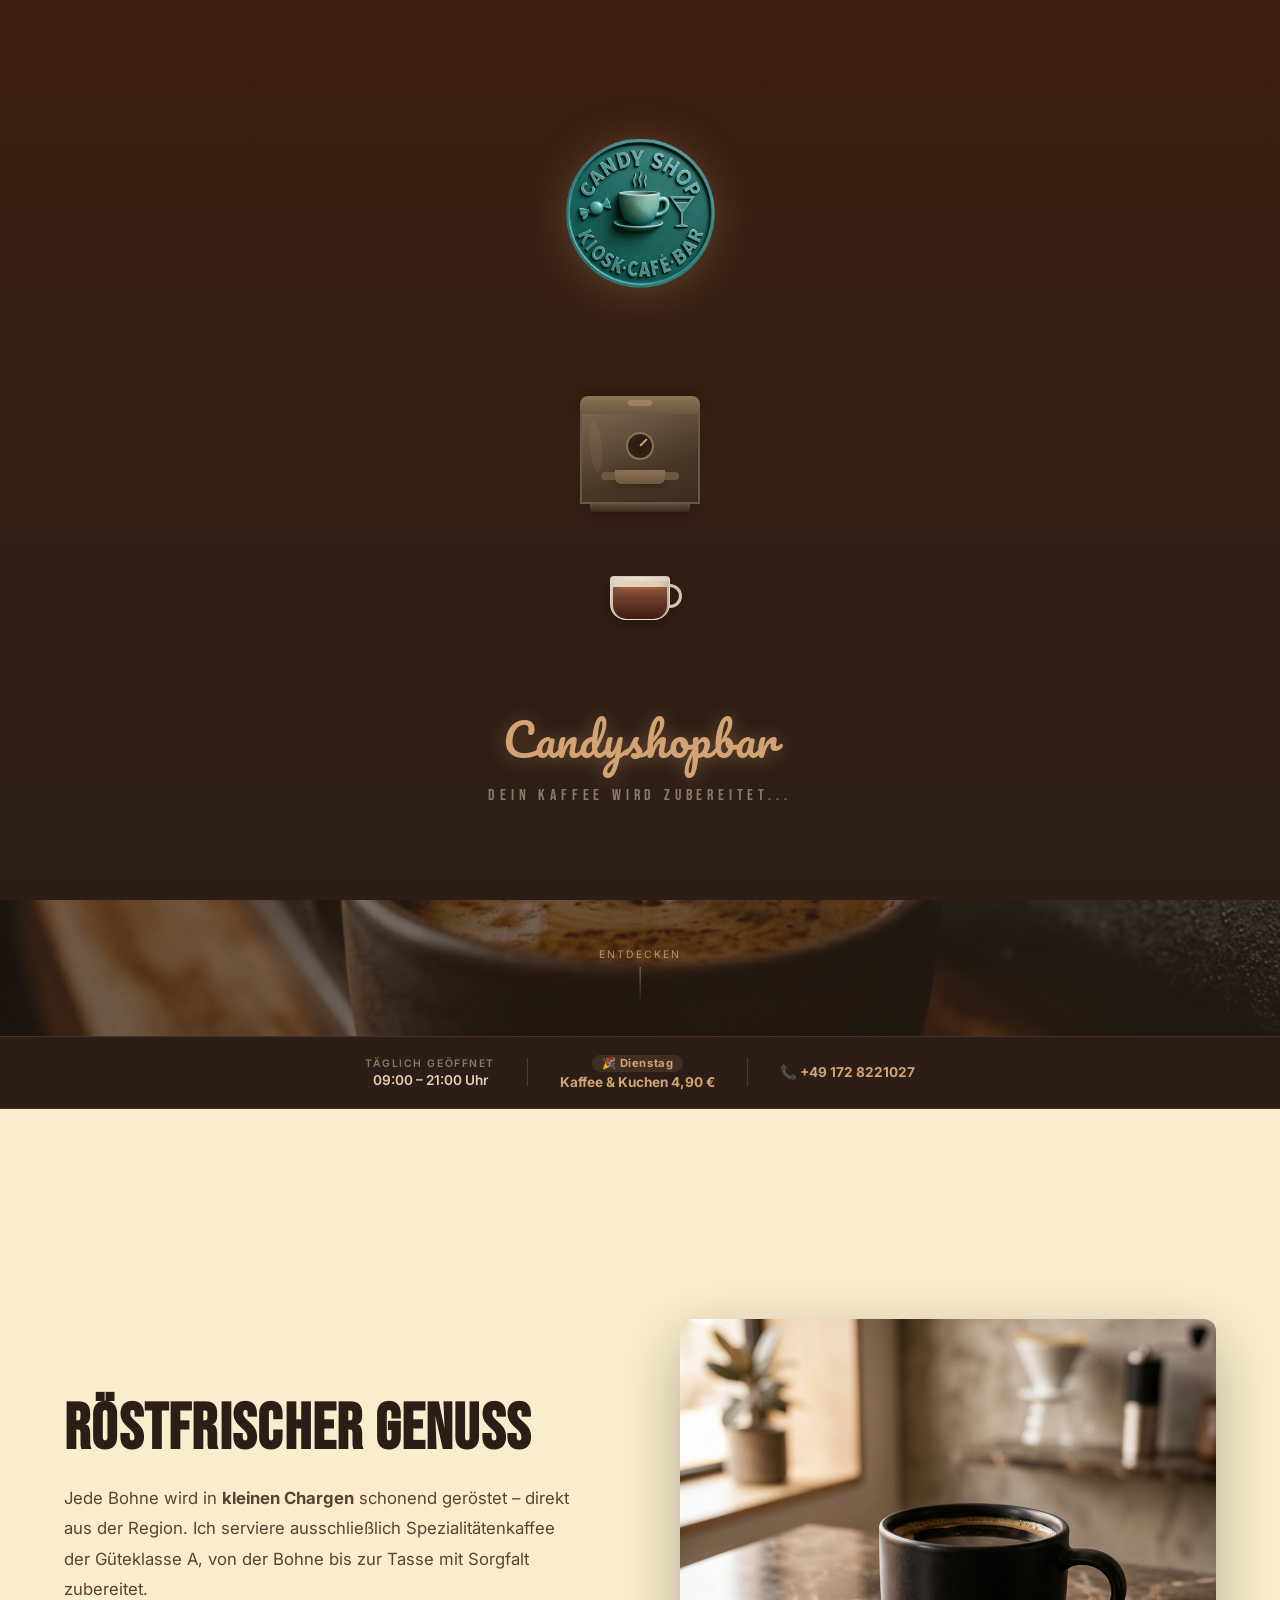
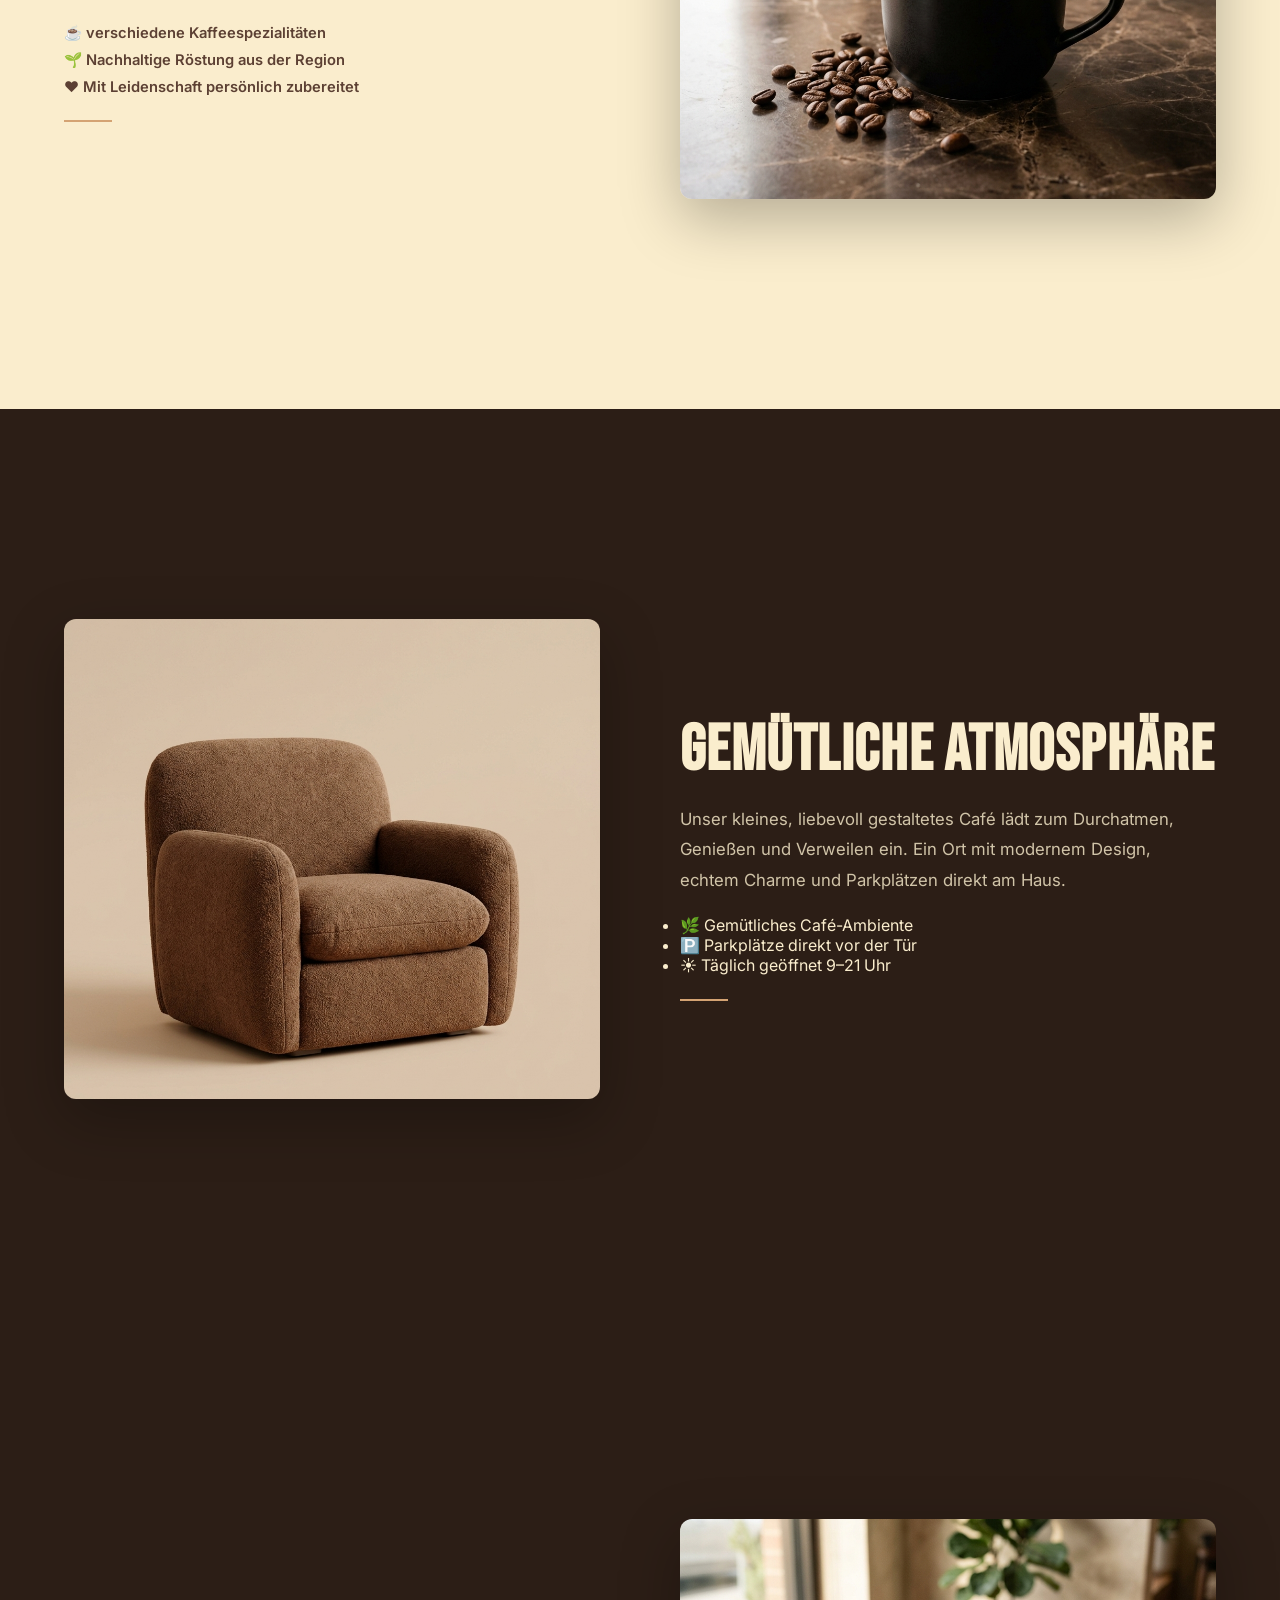
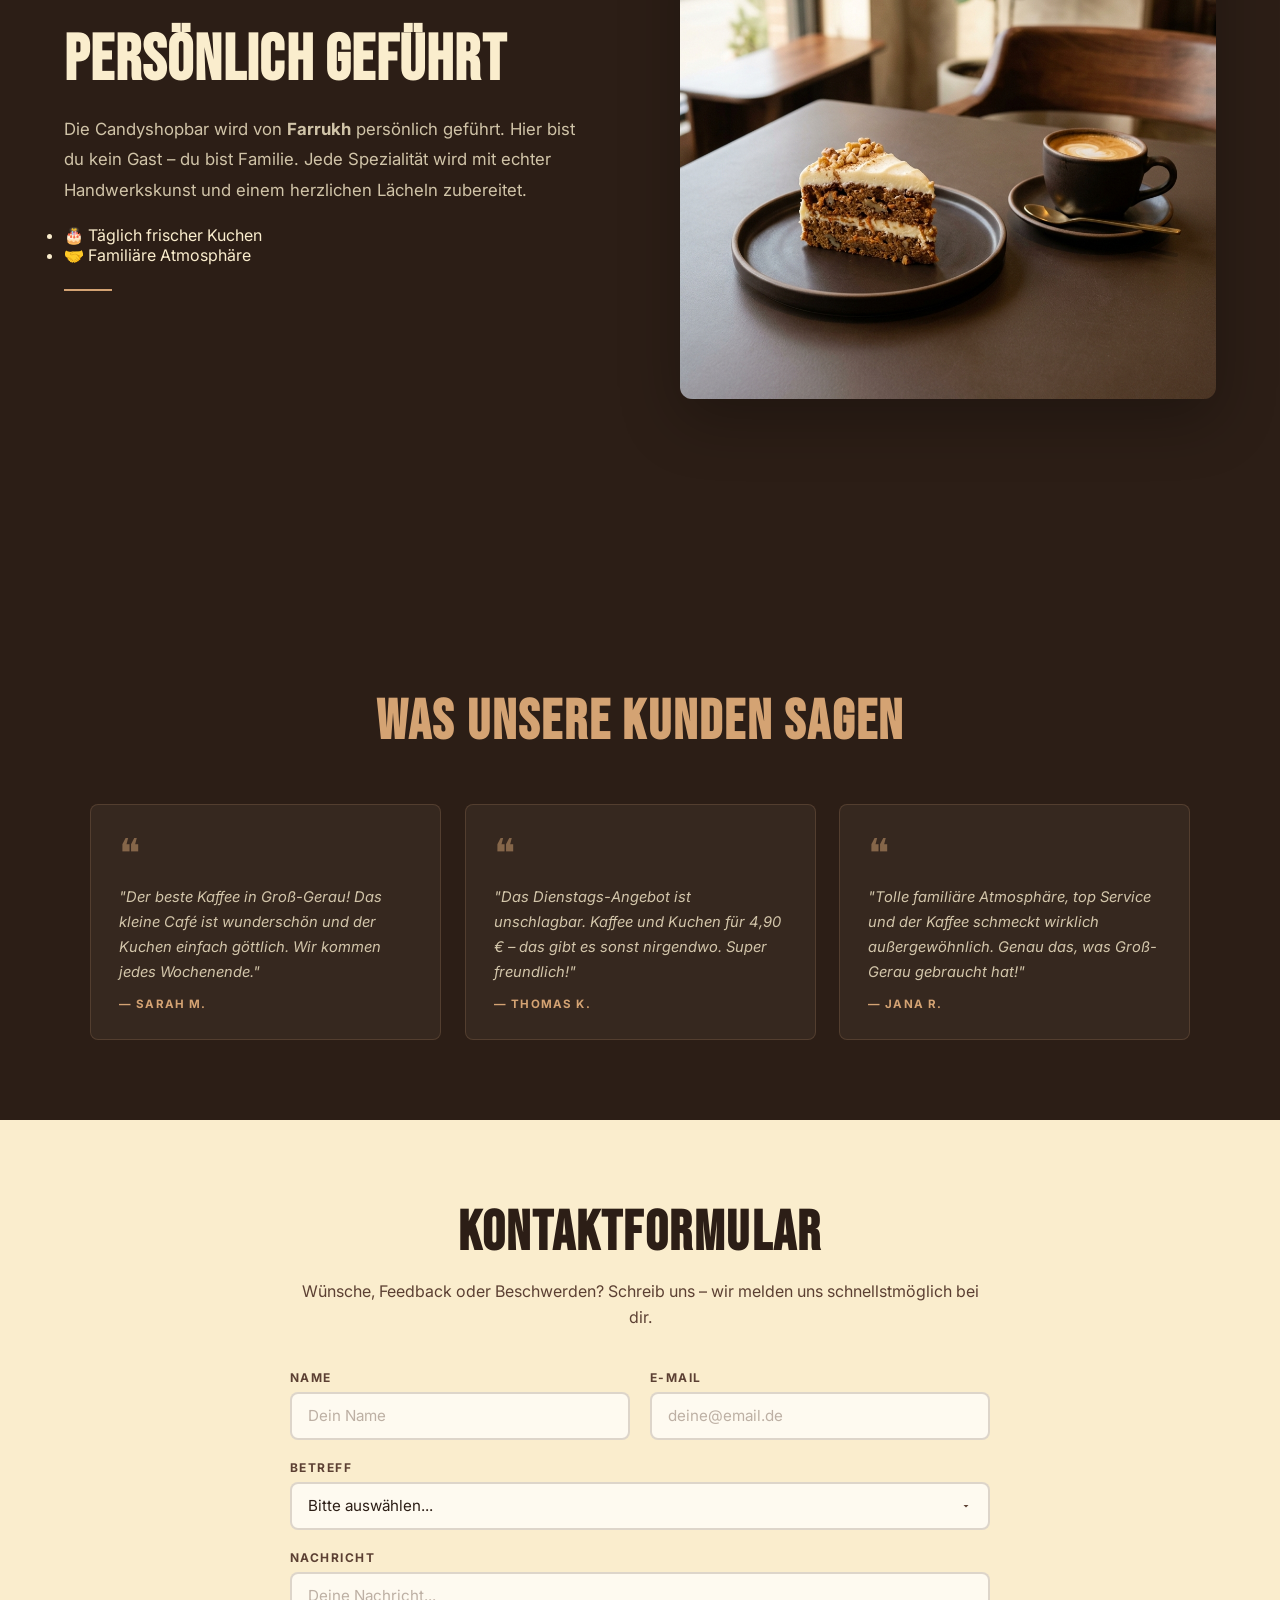
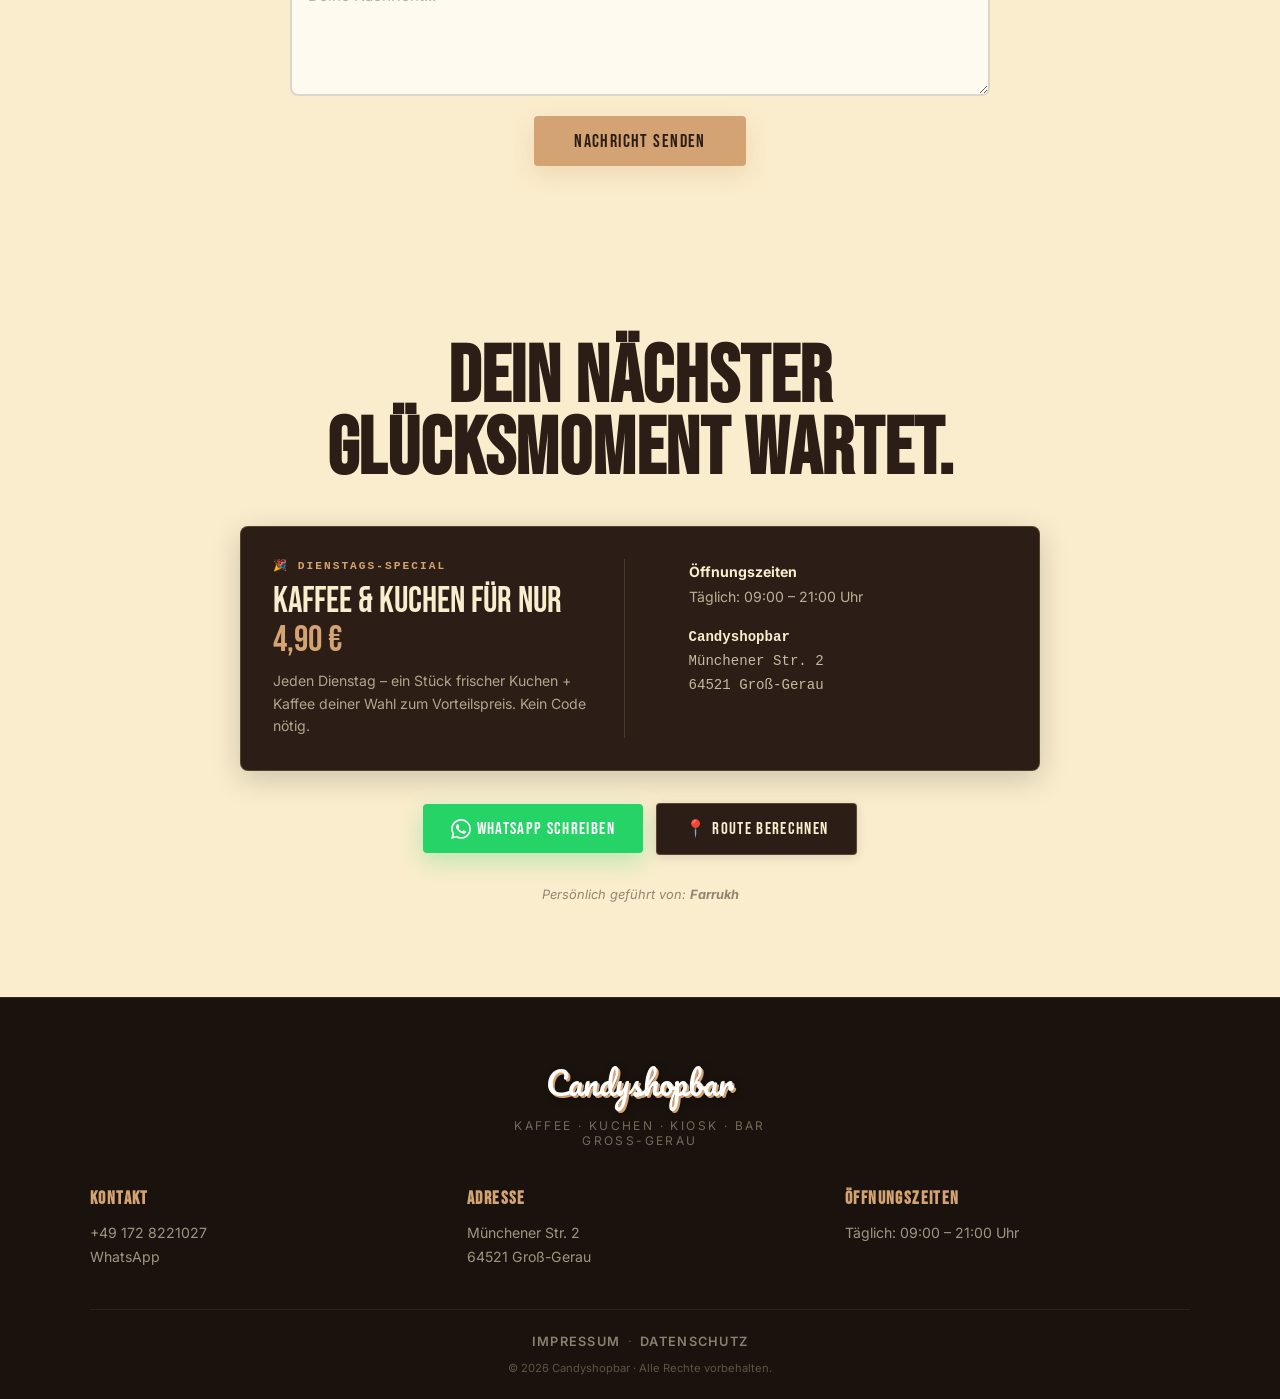
<file: index.html>
<!DOCTYPE html>
<html lang="de">
<head>
  <meta charset="UTF-8">
  <meta name="viewport" content="width=device-width, initial-scale=1.0">
  <title>Candyshopbar | Kaffee & Kuchen in Groß-Gerau</title>
  <meta name="description" content="Die Candyshopbar in Groß-Gerau – Kaffeespezialitäten, Kuchen und eine gemütliche Atmosphäre. Dienstags: Kaffee & Kuchen für 4,90 €.">
  <meta name="keywords" content="Candyshopbar, Groß-Gerau, Kaffee, Kuchen, Kiosk, Café, Farrukh Khan">
  <meta name="author" content="Farrukh Khan">

  <!-- Google Fonts -->
  <link rel="preconnect" href="https://fonts.googleapis.com">
  <link rel="preconnect" href="https://fonts.gstatic.com" crossorigin>
  <link href="https://fonts.googleapis.com/css2?family=Bebas+Neue&family=Inter:wght@300;400;600;700&family=Pacifico&display=swap" rel="stylesheet">

  <link rel="stylesheet" href="style.css">
</head>
<body>

  <!-- ===== DEAL ALERT BAR (top of page) ===== -->
  <div id="deal-bar">
    <span class="deal-bar-icon">☕</span>
    <strong>Dienstags-Special:</strong>&nbsp; Kaffee &amp; Kuchen für nur <span class="deal-bar-price">4,90 €</span>
    <a href="#order" class="deal-bar-cta">Mehr erfahren →</a>
  </div>

  <!-- ===== STICKY NAVBAR ===== -->
  <nav class="navbar">
    <div class="navbar-container">
      <a href="#" class="logo">Candyshopbar</a>
      <div class="nav-links">
        <a href="#about">Über uns</a>
        <a href="#content-section-1">Unser Kaffee</a>
        <a href="#content-section-2">Atmosphäre</a>
        <a href="#kontakt">Kontakt</a>
      </div>
      <div class="navbar-actions">
        <a href="tel:+491728221027" class="nav-phone" aria-label="Anrufen">
          <svg width="16" height="16" viewBox="0 0 24 24" fill="currentColor"><path d="M6.6 10.8c1.4 2.8 3.8 5.1 6.6 6.6l2.2-2.2c.3-.3.7-.4 1-.2 1.1.4 2.3.6 3.6.6.6 0 1 .4 1 1V20c0 .6-.4 1-1 1-9.4 0-17-7.6-17-17 0-.6.4-1 1-1h3.5c.6 0 1 .4 1 1 0 1.3.2 2.5.6 3.6.1.3 0 .7-.2 1L6.6 10.8z"/></svg>
          Anrufen
        </a>
        <a href="#order" class="cta-button">JETZT BESUCHEN</a>
      </div>
    </div>
  </nav>

  <!-- ===== HERO SECTION (Cinemagraph) ===== -->
  <header id="hero-section" class="hero-section">
    <!-- Background photo (animated via CSS) -->
    <div class="hero-bg cinemagraph-bg" style="background-image: url('images/hero_machine_bg.png')"></div>
    <div class="hero-overlay"></div>
    
    <!-- Cinemagraph Steam Particles -->
    <div class="hero-steam-container">
      <div class="hero-steam-particle sp-1"></div>
      <div class="hero-steam-particle sp-2"></div>
      <div class="hero-steam-particle sp-3"></div>
      <div class="hero-steam-particle sp-4"></div>
    </div>

    <div class="hero-content animate-on-scroll">
      <!-- USP Badge -->
      <div class="hero-badge">
        <span class="badge-dot"></span>
        <span style="text-align: left;">Kaffee · Kuchen · Kiosk · Bar<br>Groß-Gerau</span>
      </div>

      <h1 class="hero-title">DEIN MOMENT<br>DES GENUSSES.</h1>
      <p class="hero-desc">Röstfrischer Spezialitätenkaffee &amp; leckerer Kuchen in unserem gemütlichen Café – mit Parkplätzen direkt am Haus.</p>

      <!-- CTA Buttons -->
      <div class="hero-ctas">
        <a href="#order" class="hero-btn-primary">
          <span class="btn-bg"></span>
          <span class="btn-text">DIENSTAGS-DEAL ENTDECKEN</span>
        </a>
        <button type="button" class="hero-btn-secondary" onclick="openRouteModal()">
          📍 Route berechnen
        </button>
      </div>
    </div>

    <!-- Scroll cue -->
    <div class="scroll-cue animate-on-scroll">
      <span>Entdecken</span>
      <div class="scroll-arrow"></div>
    </div>
  </header>

  <!-- ===== OPENING HOURS STRIP ===== -->
  <div id="hours-strip" class="animate-on-scroll">
    <div class="hours-container">
      <div class="hours-item">
        <span class="hours-label">Täglich geöffnet</span>
        <span class="hours-time">09:00 – 21:00 Uhr</span>
      </div>
      <div class="hours-divider"></div>
      <div class="hours-item hours-special">
        <span class="hours-badge">🎉 Dienstag</span>
        <span class="hours-time">Kaffee &amp; Kuchen 4,90 €</span>
      </div>
      <div class="hours-divider"></div>
      <div class="hours-item">
        <a href="tel:+491728221027" class="hours-phone">
          📞 +49 172 8221027
        </a>
      </div>
    </div>
  </div>

  <!-- ===== CONTENT SECTIONS ===== -->
  <div id="content-container">

    <!-- Chapter 01 — Freshly Roasted -->
    <section class="content-section" id="content-section-1" >
      <div class="section-grid" id="about">
        <div class="text-col animate-on-scroll">
          <h3>Röstfrischer Genuss</h3>
          <p>Jede Bohne wird in <strong>kleinen Chargen</strong> schonend geröstet – direkt aus der Region. Ich serviere ausschließlich Spezialitätenkaffee der Güteklasse A, von der Bohne bis zur Tasse mit Sorgfalt zubereitet.</p>
          <ul class="feature-list">
            <li>☕ verschiedene Kaffeespezialitäten</li>
            <li>🌱 Nachhaltige Röstung aus der Region</li>
            <li>❤️ Mit Leidenschaft persönlich zubereitet</li>
          </ul>
          <div class="decor-line"></div>
        </div>
        <div class="image-col animate-on-scroll delay-1" id="img-col-1">
          <img src="images/modern_coffee_beans.png" alt="Frisch geröstete Kaffeebohnen und Kaffee" class="section-img" loading="lazy">
        </div>
      </div>
    </section>

    <!-- Chapter 02 — Atmosphere -->
    <section class="content-section section-dark" id="content-section-2">
      <div class="section-grid section-grid-reverse">
        <div class="image-col animate-on-scroll delay-1">
          <img src="images/modern_sessel.png" alt="Gemütlicher moderner Sessel in der Candyshopbar" class="section-img" loading="lazy">
        </div>
        <div class="text-col text-col-light animate-on-scroll">
          <h3>Gemütliche Atmosphäre</h3>
          <p>Unser kleines, liebevoll gestaltetes Café lädt zum Durchatmen, Genießen und Verweilen ein. Ein Ort mit modernem Design, echtem Charme und Parkplätzen direkt am Haus.</p>
          <ul class="about-list">
            <li>🌿 Gemütliches Café-Ambiente</li>
            <li>🅿️ Parkplätze direkt vor der Tür</li>
            <li>☀️ Täglich geöffnet 9–21 Uhr</li>
          </ul>
          <div class="decor-line"></div>
        </div>
      </div>
    </section>


    <!-- Chapter 03 — Persönlich geführt -->
    <section class="content-section section-dark" id="content-section-3">
      <div class="section-grid">
        <div class="text-col text-col-light animate-on-scroll">
          <h3>Persönlich Geführt</h3>
          <p>Die Candyshopbar wird von <strong>Farrukh</strong> persönlich geführt. Hier bist du kein Gast – du bist Familie. Jede Spezialität wird mit echter Handwerkskunst und einem herzlichen Lächeln zubereitet.</p>
          <ul class="about-list">
            <li>🎂 Täglich frischer Kuchen</li>
            <li>🤝 Familiäre Atmosphäre</li>
          </ul>
          <div class="decor-line"></div>
        </div>
        <div class="image-col animate-on-scroll delay-1">
          <img src="images/modern_coffee_cake.png" alt="Kaffee und frischer Kuchen" class="section-img" loading="lazy">
        </div>
      </div>
    </section>

    <!-- ===== TESTIMONIALS ===== -->
    <section class="testimonials-section" id="testimonials">
      <div class="testimonials-container">
        <h2 class="testimonials-title animate-on-scroll">Was unsere Kunden sagen</h2>
        <div class="testimonials-grid">
          <div class="testimonial-card animate-on-scroll delay-1">
            <div class="testimonial-quote">❝</div>
            <p class="testimonial-text">"Der beste Kaffee in Groß-Gerau! Das kleine Café ist wunderschön und der Kuchen einfach göttlich. Wir kommen jedes Wochenende."</p>
            <span class="testimonial-author">— Sarah M.</span>
          </div>
          <div class="testimonial-card animate-on-scroll delay-2">
            <div class="testimonial-quote">❝</div>
            <p class="testimonial-text">"Das Dienstags-Angebot ist unschlagbar. Kaffee und Kuchen für 4,90 € – das gibt es sonst nirgendwo. Super freundlich!"</p>
            <span class="testimonial-author">— Thomas K.</span>
          </div>
          <div class="testimonial-card animate-on-scroll delay-3">
            <div class="testimonial-quote">❝</div>
            <p class="testimonial-text">"Tolle familiäre Atmosphäre, top Service und der Kaffee schmeckt wirklich außergewöhnlich. Genau das, was Groß-Gerau gebraucht hat!"</p>
            <span class="testimonial-author">— Jana R.</span>
          </div>
        </div>
      </div>
    </section>

    <!-- ===== CONTACT FORM ===== -->
    <section class="contact-section" id="kontakt">
      <div class="contact-container animate-on-scroll">
        <h2 class="contact-title">Kontaktformular</h2>
        <p class="contact-desc">Wünsche, Feedback oder Beschwerden? Schreib uns – wir melden uns schnellstmöglich bei dir.</p>

        <form id="contact-form" class="contact-form" action="https://formspree.io/f/xblgnwdq" method="POST">
          <div class="form-row">
            <div class="form-group">
              <label for="contact-name">Name</label>
              <input type="text" id="contact-name" name="name" placeholder="Dein Name" required>
            </div>
            <div class="form-group">
              <label for="contact-email">E-Mail</label>
              <input type="email" id="contact-email" name="email" placeholder="deine@email.de" required>
            </div>
          </div>
          <div class="form-group">
            <label for="contact-subject">Betreff</label>
            <select id="contact-subject" name="subject" required>
              <option value="" disabled selected>Bitte auswählen...</option>
              <option value="Wunsch">Wunsch</option>
              <option value="Feedback">Feedback</option>
              <option value="Beschwerde">Beschwerde</option>
              <option value="Reservierung">Reservierung</option>
              <option value="Sonstiges">Sonstiges</option>
            </select>
          </div>
          <div class="form-group">
            <label for="contact-message">Nachricht</label>
            <textarea id="contact-message" name="message" rows="5" placeholder="Deine Nachricht..." required></textarea>
          </div>
          <input type="hidden" name="_subject" value="Neue Nachricht von der Candyshopbar-Website">
          <input type="hidden" name="_replyto" value="">
          <button type="submit" class="form-submit-btn" id="contact-submit">
            <span class="btn-bg"></span>
            <span class="btn-text">Nachricht senden</span>
          </button>
          <div id="form-success" class="form-success" style="display:none;">
            ✅ Vielen Dank! Deine Nachricht wurde erfolgreich gesendet.
          </div>
        </form>
      </div>
    </section>

    <!-- ===== FINAL CTA ===== -->
    <section id="order" class="cta-section">
      <div class="cta-inner animate-on-scroll">
        <h2 class="cta-heading">DEIN NÄCHSTER<br>GLÜCKSMOMENT WARTET.</h2>

        <!-- Offer Card -->
        <div class="offer-card">
          <div class="offer-card-left">
            <span class="offer-badge">🎉 Dienstags-Special</span>
            <p class="offer-title">Kaffee &amp; Kuchen für nur <span class="price-highlight">4,90 €</span></p>
            <p class="offer-desc">Jeden Dienstag – ein Stück frischer Kuchen + Kaffee deiner Wahl zum Vorteilspreis. Kein Code nötig.</p>
          </div>
          <div class="offer-card-divider"></div>
          <div class="offer-card-right">
            <div class="offer-hours">
              <p><strong>Öffnungszeiten</strong></p>
              <p>Täglich: 09:00 – 21:00 Uhr</p>
            </div>
            <address class="store-address">
              <strong>Candyshopbar</strong><br>
              Münchener Str. 2<br>
              64521 Groß-Gerau
            </address>
          </div>
        </div>

        <!-- CTA Buttons -->
        <div class="cta-buttons">
          <a href="https://wa.me/491728221027?text=Hallo%20Candyshopbar%2C%20ich%20möchte%20gerne%20anfragen." target="_blank" rel="noopener" class="order-btn order-btn-whatsapp">
            <span class="btn-bg"></span>
            <span class="btn-text">
              <svg width="20" height="20" viewBox="0 0 24 24" fill="currentColor" style="vertical-align:middle;margin-right:6px"><path d="M17.472 14.382c-.297-.149-1.758-.867-2.03-.967-.273-.099-.471-.148-.67.15-.197.297-.767.966-.94 1.164-.173.199-.347.223-.644.075-.297-.15-1.255-.463-2.39-1.475-.883-.788-1.48-1.761-1.653-2.059-.173-.297-.018-.458.13-.606.134-.133.298-.347.446-.52.149-.174.198-.298.298-.497.099-.198.05-.371-.025-.52-.075-.149-.669-1.612-.916-2.207-.242-.579-.487-.5-.669-.51-.173-.008-.371-.01-.57-.01-.198 0-.52.074-.792.372-.272.297-1.04 1.016-1.04 2.479 0 1.462 1.065 2.875 1.213 3.074.149.198 2.096 3.2 5.077 4.487.709.306 1.262.489 1.694.625.712.227 1.36.195 1.871.118.571-.085 1.758-.719 2.006-1.413.248-.694.248-1.289.173-1.413-.074-.124-.272-.198-.57-.347m-5.421 7.403h-.004a9.87 9.87 0 01-5.031-1.378l-.361-.214-3.741.982.998-3.648-.235-.374a9.86 9.86 0 01-1.51-5.26c.001-5.45 4.436-9.884 9.888-9.884 2.64 0 5.122 1.03 6.988 2.898a9.825 9.825 0 012.893 6.994c-.003 5.45-4.437 9.884-9.885 9.884m8.413-18.297A11.815 11.815 0 0012.05 0C5.495 0 .16 5.335.157 11.892c0 2.096.547 4.142 1.588 5.945L.057 24l6.305-1.654a11.882 11.882 0 005.683 1.448h.005c6.554 0 11.89-5.335 11.893-11.893a11.821 11.821 0 00-3.48-8.413z"/></svg>
              WhatsApp schreiben
            </span>
          </a>
          <button type="button" class="order-btn order-btn-maps" onclick="openRouteModal()">
            <span class="btn-bg"></span>
            <span class="btn-text">📍 Route berechnen</span>
          </button>
        </div>

        <p class="owner-presenter">Persönlich geführt von: <strong>Farrukh</strong></p>
      </div>
    </section>

  </div>

  <!-- ===== FOOTER ===== -->
  <footer class="site-footer">
    <div class="footer-container">
      <div class="footer-brand animate-on-scroll">
        <span class="footer-logo">Candyshopbar</span>
        <p class="footer-tagline">Kaffee · Kuchen · Kiosk · Bar<br>Groß-Gerau</p>
      </div>
      <div class="footer-info">
        <div class="footer-col animate-on-scroll delay-1">
          <h4>Kontakt</h4>
          <p><a href="tel:+491728221027">+49 172 8221027</a></p>
          <p><a href="https://wa.me/491728221027" target="_blank" rel="noopener">WhatsApp</a></p>

        </div>
        <div class="footer-col animate-on-scroll delay-2">
          <h4>Adresse</h4>
          <p>Münchener Str. 2<br>64521 Groß-Gerau</p>
        </div>
        <div class="footer-col animate-on-scroll delay-3">
          <h4>Öffnungszeiten</h4>
          <p>Täglich: 09:00 – 21:00 Uhr</p>
        </div>
      </div>
      <div class="footer-bottom animate-on-scroll">
        <div class="footer-legal">
          <a href="impressum.html">Impressum</a>
          <span class="footer-dot">·</span>
          <a href="datenschutz.html">Datenschutz</a>
        </div>
        <p class="footer-copy">© 2026 Candyshopbar · Alle Rechte vorbehalten.</p>
      </div>
    </div>
  </footer>

  <!-- ===== ROUTE SELECTION MODAL ===== -->
  <div id="route-modal" class="route-modal" style="display:none;">
    <div class="route-modal-backdrop" onclick="closeRouteModal()"></div>
    <div class="route-modal-content">
      <button class="route-modal-close" onclick="closeRouteModal()" aria-label="Schließen">&times;</button>
      <h3 class="route-modal-title">Route berechnen</h3>
      <p class="route-modal-desc">Wähle deine bevorzugte Karten-App:</p>
      <div class="route-modal-options">
        <a href="https://maps.apple.com/?address=Münchener+Str.+2,64521+Groß-Gerau&ll=49.9215,8.4826" target="_blank" rel="noopener" class="route-option route-option-apple" onclick="closeRouteModal()">
          <span class="route-option-icon">🍎</span>
          <span class="route-option-label">Apple Karten</span>
        </a>
        <a href="https://maps.google.com/?q=Münchener+Str.+2,+64521+Groß-Gerau" target="_blank" rel="noopener" class="route-option route-option-google" onclick="closeRouteModal()">
          <span class="route-option-icon">🗺️</span>
          <span class="route-option-label">Google Maps</span>
        </a>
      </div>
    </div>
  </div>

  <!-- ===== STICKY BOTTOM HOURS BAR (mobile) ===== -->
  <div id="sticky-hours-mobile">
    <a href="tel:+491728221027" class="sticky-phone">📞 Anrufen</a>
    <div class="sticky-divider"></div>
    <a href="https://wa.me/491728221027" target="_blank" class="sticky-whatsapp">💬 WhatsApp</a>
    <div class="sticky-divider"></div>
    <button type="button" class="sticky-maps" onclick="openRouteModal()">📍 Route</button>
  </div>

  <!-- ===== LOADING SCREEN — Coffee Machine Animation ===== -->
  <div id="loading-screen">
    <!-- Logo above the machine -->
    <img src="images/logo_nobg.png" alt="Candyshopbar Logo" class="loader-logo">

    <div class="machine-scene">
      <!-- Espresso machine body -->
      <div class="espresso-machine">
        <div class="machine-top"></div>
        <div class="machine-body">
          <div class="machine-gauge"></div>
          <div class="machine-portafilter"></div>
        </div>
        <div class="machine-drip-tray"></div>
      </div>
      <!-- Coffee stream -->
      <div class="machine-stream"></div>
      <!-- Cup below machine -->
      <div class="machine-cup">
        <div class="machine-cup-body">
          <div class="machine-cup-liquid"></div>
        </div>
        <div class="machine-cup-handle"></div>
      </div>
    </div>
    <div class="coffee-fill"></div>
    <div class="loader-content">
      <p class="loader-title">Candyshopbar</p>
      <p class="loader-sub-title">Dein Kaffee wird zubereitet...</p>
    </div>
  </div>

  <script src="app.js"></script>
</body>
</html>
</file>
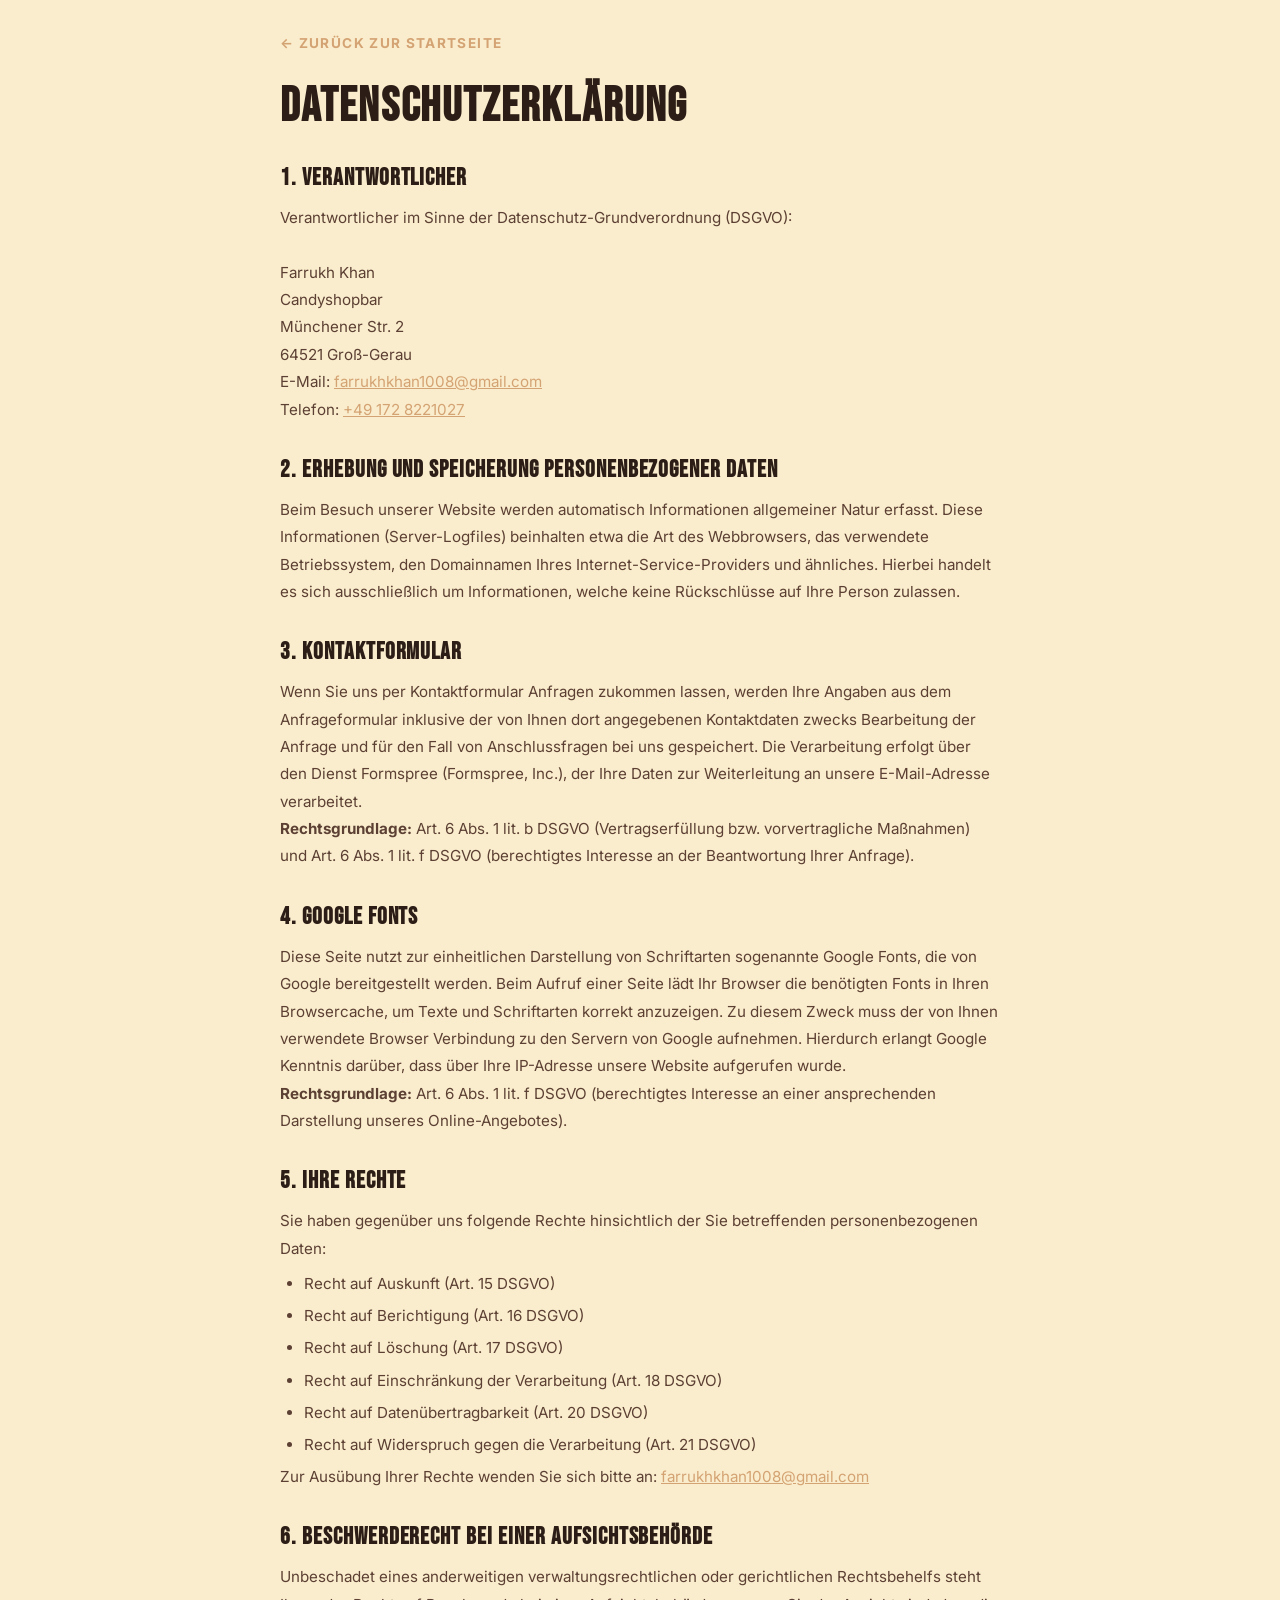
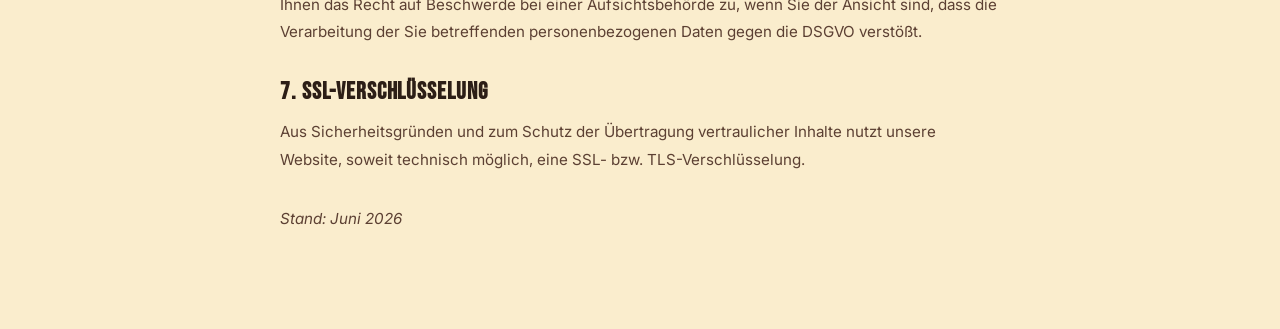
<file: datenschutz.html>
<!DOCTYPE html>
<html lang="de">
<head>
  <meta charset="UTF-8">
  <meta name="viewport" content="width=device-width, initial-scale=1.0">
  <title>Datenschutz | Candyshopbar</title>
  <meta name="description" content="Datenschutzerklärung der Candyshopbar in Groß-Gerau.">
  <meta name="robots" content="noindex">

  <link rel="preconnect" href="https://fonts.googleapis.com">
  <link rel="preconnect" href="https://fonts.gstatic.com" crossorigin>
  <link href="https://fonts.googleapis.com/css2?family=Bebas+Neue&family=Inter:wght@300;400;600;700&family=Pacifico&display=swap" rel="stylesheet">
  <link rel="stylesheet" href="style.css">

  <style>
    .legal-page {
      min-height: 100vh;
      background: var(--color-cream);
      padding: 2rem 1.5rem 4rem;
    }
    .legal-container {
      max-width: 720px;
      margin: 0 auto;
    }
    .legal-back {
      display: inline-flex;
      align-items: center;
      gap: 0.4rem;
      color: var(--color-gold);
      font-weight: 700;
      font-size: 0.85rem;
      text-transform: uppercase;
      letter-spacing: 0.1em;
      margin-bottom: 2rem;
      transition: color 0.2s;
    }
    .legal-back:hover { color: var(--color-gold-hover); }
    .legal-title {
      font-family: var(--font-bebas);
      font-size: 3rem;
      color: var(--color-espresso);
      letter-spacing: 0.04em;
      margin-bottom: 2rem;
      line-height: 1;
    }
    .legal-section {
      margin-bottom: 2rem;
    }
    .legal-section h2 {
      font-family: var(--font-bebas);
      font-size: 1.5rem;
      color: var(--color-espresso);
      letter-spacing: 0.04em;
      margin-bottom: 0.75rem;
    }
    .legal-section p,
    .legal-section ul {
      color: var(--color-brown);
      font-size: 0.95rem;
      line-height: 1.8;
    }
    .legal-section ul {
      padding-left: 1.5rem;
      margin-top: 0.5rem;
    }
    .legal-section li {
      margin-bottom: 0.3rem;
    }
    .legal-section a {
      color: var(--color-gold);
      text-decoration: underline;
    }
    .legal-section a:hover { color: var(--color-gold-hover); }
  </style>
</head>
<body>
  <div class="legal-page">
    <div class="legal-container">
      <a href="index.html" class="legal-back">← Zurück zur Startseite</a>

      <h1 class="legal-title">Datenschutzerklärung</h1>

      <div class="legal-section">
        <h2>1. Verantwortlicher</h2>
        <p>
          Verantwortlicher im Sinne der Datenschutz-Grundverordnung (DSGVO):<br><br>
          Farrukh Khan<br>
          Candyshopbar<br>
          Münchener Str. 2<br>
          64521 Groß-Gerau<br>
          E-Mail: <a href="mailto:farrukhkhan1008@gmail.com">farrukhkhan1008@gmail.com</a><br>
          Telefon: <a href="tel:+491728221027">+49 172 8221027</a>
        </p>
      </div>

      <div class="legal-section">
        <h2>2. Erhebung und Speicherung personenbezogener Daten</h2>
        <p>
          Beim Besuch unserer Website werden automatisch Informationen allgemeiner Natur erfasst. Diese Informationen (Server-Logfiles) beinhalten etwa die Art des Webbrowsers, das verwendete Betriebssystem, den Domainnamen Ihres Internet-Service-Providers und ähnliches. Hierbei handelt es sich ausschließlich um Informationen, welche keine Rückschlüsse auf Ihre Person zulassen.
        </p>
      </div>

      <div class="legal-section">
        <h2>3. Kontaktformular</h2>
        <p>
          Wenn Sie uns per Kontaktformular Anfragen zukommen lassen, werden Ihre Angaben aus dem Anfrageformular inklusive der von Ihnen dort angegebenen Kontaktdaten zwecks Bearbeitung der Anfrage und für den Fall von Anschlussfragen bei uns gespeichert. Die Verarbeitung erfolgt über den Dienst Formspree (Formspree, Inc.), der Ihre Daten zur Weiterleitung an unsere E-Mail-Adresse verarbeitet.
        </p>
        <p>
          <strong>Rechtsgrundlage:</strong> Art. 6 Abs. 1 lit. b DSGVO (Vertragserfüllung bzw. vorvertragliche Maßnahmen) und Art. 6 Abs. 1 lit. f DSGVO (berechtigtes Interesse an der Beantwortung Ihrer Anfrage).
        </p>
      </div>

      <div class="legal-section">
        <h2>4. Google Fonts</h2>
        <p>
          Diese Seite nutzt zur einheitlichen Darstellung von Schriftarten sogenannte Google Fonts, die von Google bereitgestellt werden. Beim Aufruf einer Seite lädt Ihr Browser die benötigten Fonts in Ihren Browsercache, um Texte und Schriftarten korrekt anzuzeigen. Zu diesem Zweck muss der von Ihnen verwendete Browser Verbindung zu den Servern von Google aufnehmen. Hierdurch erlangt Google Kenntnis darüber, dass über Ihre IP-Adresse unsere Website aufgerufen wurde.
        </p>
        <p>
          <strong>Rechtsgrundlage:</strong> Art. 6 Abs. 1 lit. f DSGVO (berechtigtes Interesse an einer ansprechenden Darstellung unseres Online-Angebotes).
        </p>
      </div>

      <div class="legal-section">
        <h2>5. Ihre Rechte</h2>
        <p>Sie haben gegenüber uns folgende Rechte hinsichtlich der Sie betreffenden personenbezogenen Daten:</p>
        <ul>
          <li>Recht auf Auskunft (Art. 15 DSGVO)</li>
          <li>Recht auf Berichtigung (Art. 16 DSGVO)</li>
          <li>Recht auf Löschung (Art. 17 DSGVO)</li>
          <li>Recht auf Einschränkung der Verarbeitung (Art. 18 DSGVO)</li>
          <li>Recht auf Datenübertragbarkeit (Art. 20 DSGVO)</li>
          <li>Recht auf Widerspruch gegen die Verarbeitung (Art. 21 DSGVO)</li>
        </ul>
        <p>
          Zur Ausübung Ihrer Rechte wenden Sie sich bitte an: <a href="mailto:farrukhkhan1008@gmail.com">farrukhkhan1008@gmail.com</a>
        </p>
      </div>

      <div class="legal-section">
        <h2>6. Beschwerderecht bei einer Aufsichtsbehörde</h2>
        <p>
          Unbeschadet eines anderweitigen verwaltungsrechtlichen oder gerichtlichen Rechtsbehelfs steht Ihnen das Recht auf Beschwerde bei einer Aufsichtsbehörde zu, wenn Sie der Ansicht sind, dass die Verarbeitung der Sie betreffenden personenbezogenen Daten gegen die DSGVO verstößt.
        </p>
      </div>

      <div class="legal-section">
        <h2>7. SSL-Verschlüsselung</h2>
        <p>
          Aus Sicherheitsgründen und zum Schutz der Übertragung vertraulicher Inhalte nutzt unsere Website, soweit technisch möglich, eine SSL- bzw. TLS-Verschlüsselung.
        </p>
      </div>

      <div class="legal-section">
        <p><em>Stand: Juni 2026</em></p>
      </div>
    </div>
  </div>
</body>
</html>
</file>
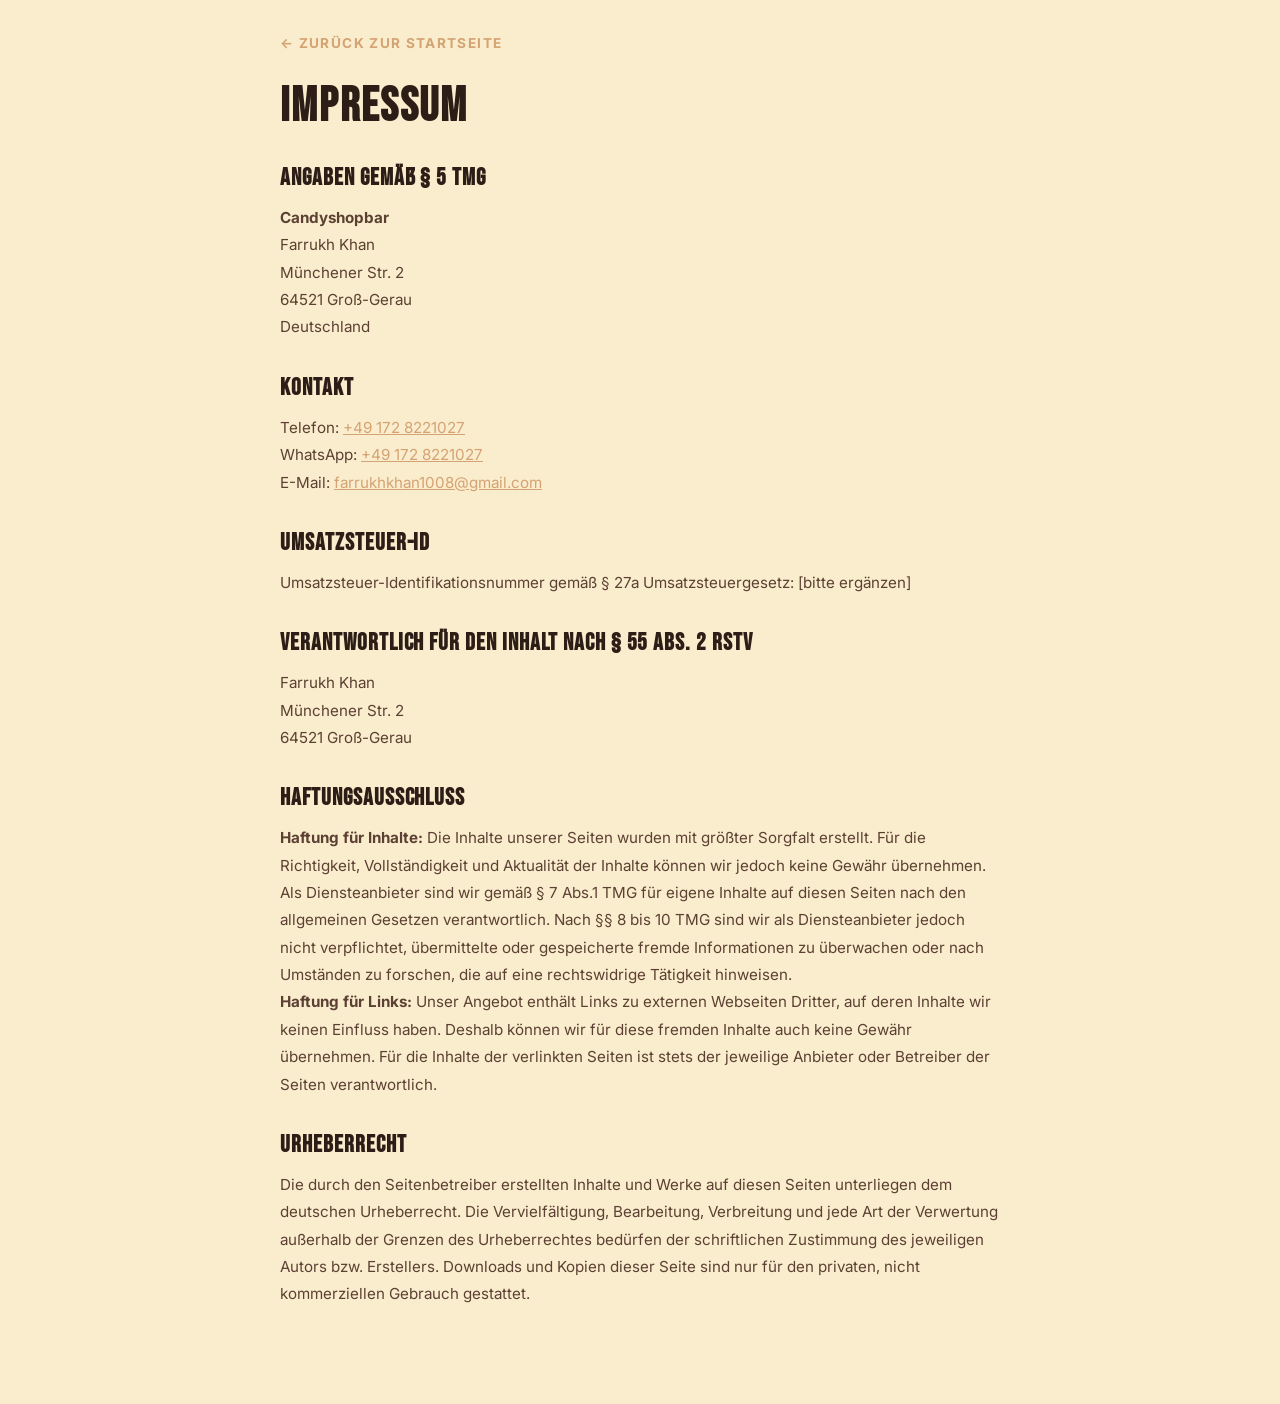
<file: impressum.html>
<!DOCTYPE html>
<html lang="de">
<head>
  <meta charset="UTF-8">
  <meta name="viewport" content="width=device-width, initial-scale=1.0">
  <title>Impressum | Candyshopbar</title>
  <meta name="description" content="Impressum der Candyshopbar in Groß-Gerau.">
  <meta name="robots" content="noindex">

  <link rel="preconnect" href="https://fonts.googleapis.com">
  <link rel="preconnect" href="https://fonts.gstatic.com" crossorigin>
  <link href="https://fonts.googleapis.com/css2?family=Bebas+Neue&family=Inter:wght@300;400;600;700&family=Pacifico&display=swap" rel="stylesheet">
  <link rel="stylesheet" href="style.css">

  <style>
    .legal-page {
      min-height: 100vh;
      background: var(--color-cream);
      padding: 2rem 1.5rem 4rem;
    }
    .legal-container {
      max-width: 720px;
      margin: 0 auto;
    }
    .legal-back {
      display: inline-flex;
      align-items: center;
      gap: 0.4rem;
      color: var(--color-gold);
      font-weight: 700;
      font-size: 0.85rem;
      text-transform: uppercase;
      letter-spacing: 0.1em;
      margin-bottom: 2rem;
      transition: color 0.2s;
    }
    .legal-back:hover { color: var(--color-gold-hover); }
    .legal-title {
      font-family: var(--font-bebas);
      font-size: 3rem;
      color: var(--color-espresso);
      letter-spacing: 0.04em;
      margin-bottom: 2rem;
      line-height: 1;
    }
    .legal-section {
      margin-bottom: 2rem;
    }
    .legal-section h2 {
      font-family: var(--font-bebas);
      font-size: 1.5rem;
      color: var(--color-espresso);
      letter-spacing: 0.04em;
      margin-bottom: 0.75rem;
    }
    .legal-section p,
    .legal-section address {
      color: var(--color-brown);
      font-size: 0.95rem;
      line-height: 1.8;
    }
    .legal-section a {
      color: var(--color-gold);
      text-decoration: underline;
    }
    .legal-section a:hover { color: var(--color-gold-hover); }
  </style>
</head>
<body>
  <div class="legal-page">
    <div class="legal-container">
      <a href="index.html" class="legal-back">← Zurück zur Startseite</a>

      <h1 class="legal-title">Impressum</h1>

      <div class="legal-section">
        <h2>Angaben gemäß § 5 TMG</h2>
        <address>
          <strong>Candyshopbar</strong><br>
          Farrukh Khan<br>
          Münchener Str. 2<br>
          64521 Groß-Gerau<br>
          Deutschland
        </address>
      </div>

      <div class="legal-section">
        <h2>Kontakt</h2>
        <p>
          Telefon: <a href="tel:+491728221027">+49 172 8221027</a><br>
          WhatsApp: <a href="https://wa.me/491728221027" target="_blank" rel="noopener">+49 172 8221027</a><br>
          E-Mail: <a href="mailto:farrukhkhan1008@gmail.com">farrukhkhan1008@gmail.com</a>
        </p>
      </div>

      <div class="legal-section">
        <h2>Umsatzsteuer-ID</h2>
        <p>Umsatzsteuer-Identifikationsnummer gemäß § 27a Umsatzsteuergesetz: [bitte ergänzen]</p>
      </div>

      <div class="legal-section">
        <h2>Verantwortlich für den Inhalt nach § 55 Abs. 2 RStV</h2>
        <p>
          Farrukh Khan<br>
          Münchener Str. 2<br>
          64521 Groß-Gerau
        </p>
      </div>

      <div class="legal-section">
        <h2>Haftungsausschluss</h2>
        <p>
          <strong>Haftung für Inhalte:</strong> Die Inhalte unserer Seiten wurden mit größter Sorgfalt erstellt. Für die Richtigkeit, Vollständigkeit und Aktualität der Inhalte können wir jedoch keine Gewähr übernehmen. Als Diensteanbieter sind wir gemäß § 7 Abs.1 TMG für eigene Inhalte auf diesen Seiten nach den allgemeinen Gesetzen verantwortlich. Nach §§ 8 bis 10 TMG sind wir als Diensteanbieter jedoch nicht verpflichtet, übermittelte oder gespeicherte fremde Informationen zu überwachen oder nach Umständen zu forschen, die auf eine rechtswidrige Tätigkeit hinweisen.
        </p>
        <p>
          <strong>Haftung für Links:</strong> Unser Angebot enthält Links zu externen Webseiten Dritter, auf deren Inhalte wir keinen Einfluss haben. Deshalb können wir für diese fremden Inhalte auch keine Gewähr übernehmen. Für die Inhalte der verlinkten Seiten ist stets der jeweilige Anbieter oder Betreiber der Seiten verantwortlich.
        </p>
      </div>

      <div class="legal-section">
        <h2>Urheberrecht</h2>
        <p>
          Die durch den Seitenbetreiber erstellten Inhalte und Werke auf diesen Seiten unterliegen dem deutschen Urheberrecht. Die Vervielfältigung, Bearbeitung, Verbreitung und jede Art der Verwertung außerhalb der Grenzen des Urheberrechtes bedürfen der schriftlichen Zustimmung des jeweiligen Autors bzw. Erstellers. Downloads und Kopien dieser Seite sind nur für den privaten, nicht kommerziellen Gebrauch gestattet.
        </p>
      </div>
    </div>
  </div>
</body>
</html>
</file>
<file: style.css>
/* ========================================
   CANDYSHOPBAR — Premium CSS (Überarbeitet)
   ======================================== */

/* Variables */
:root {
  --color-espresso: #2C1E16;
  --color-brown: #5C4033;
  --color-cream: #FAEDCD;
  --color-latte: #E6CCB2;
  --color-gold: #D4A373;
  --color-gold-hover: #C48B55;
  --color-whatsapp: #25D366;
  --font-sans: 'Inter', sans-serif;
  --font-bebas: 'Bebas Neue', sans-serif;
  --font-pacifico: 'Pacifico', cursive;
  --radius: 8px;
  --shadow-sm: 0 2px 12px rgba(0,0,0,0.12);
  --shadow-md: 0 8px 30px rgba(0,0,0,0.18);
  --shadow-lg: 0 20px 60px rgba(0,0,0,0.28);
}

/* Resets */
*, *::before, *::after { box-sizing: border-box; margin: 0; padding: 0; }
html { scroll-behavior: smooth; width: 100%; }
img { display: block; max-width: 100%; }
a { text-decoration: none; }
address { font-style: normal; }

body {
  font-family: var(--font-sans);
  background-color: var(--color-espresso);
  color: var(--color-cream);
  overflow-x: hidden;
  -webkit-font-smoothing: antialiased;
  scrollbar-width: none;
  -ms-overflow-style: none;
}
body::-webkit-scrollbar { display: none; }

::selection { background-color: var(--color-gold); color: var(--color-espresso); }

/* ========================================
   DEAL ALERT BAR
   ======================================== */
#deal-bar {
  background: linear-gradient(90deg, #5C4033 0%, #3D2B1F 50%, #5C4033 100%);
  color: var(--color-cream);
  text-align: center;
  padding: 0.6rem 1rem;
  font-size: 0.8rem;
  font-weight: 500;
  letter-spacing: 0.04em;
  display: flex;
  align-items: center;
  justify-content: center;
  gap: 0.5rem;
  flex-wrap: wrap;
  position: relative;
  z-index: 60;
}
.deal-bar-icon { font-size: 1rem; }
.deal-bar-price {
  color: var(--color-gold);
  font-weight: 700;
  font-size: 1rem;
}
.deal-bar-cta {
  background: var(--color-gold);
  color: var(--color-espresso);
  padding: 0.2rem 0.75rem;
  border-radius: 20px;
  font-weight: 700;
  font-size: 0.75rem;
  margin-left: 0.5rem;
  transition: background 0.2s;
}
.deal-bar-cta:hover { background: var(--color-gold-hover); }

/* ========================================
   NAVBAR
   ======================================== */
.navbar {
  position: sticky;
  top: 0;
  left: 0;
  width: 100%;
  z-index: 50;
  background-color: rgba(44, 30, 22, 0.92);
  backdrop-filter: blur(16px);
  -webkit-backdrop-filter: blur(16px);
  border-bottom: 1px solid rgba(212, 163, 115, 0.12);
  padding: 0.9rem 1.5rem;
}
@media (min-width: 768px) { .navbar { padding: 1.1rem 3rem; } }

.navbar-container {
  max-width: 1280px;
  margin: 0 auto;
  display: flex;
  align-items: center;
  justify-content: space-between;
  gap: 1rem;
}

.logo {
  font-family: var(--font-pacifico);
  font-size: 1.7rem;
  color: #fff;
  user-select: none;
  transition: transform 0.3s ease;
  text-shadow: 2px 2px 0px var(--color-gold), 3px 3px 8px rgba(0,0,0,0.4);
  flex-shrink: 0;
}
@media (min-width: 768px) { .logo { font-size: 2.1rem; } }
.logo:hover { transform: scale(1.04); }

.nav-links {
  display: none;
  align-items: center;
  gap: 1.75rem;
}
@media (min-width: 900px) { .nav-links { display: flex; } }
.nav-links a {
  color: rgba(250, 237, 205, 0.7);
  font-size: 0.7rem;
  font-weight: 600;
  text-transform: uppercase;
  letter-spacing: 0.14em;
  transition: color 0.2s;
}
.nav-links a:hover { color: var(--color-gold); }

.navbar-actions {
  display: flex;
  align-items: center;
  gap: 0.75rem;
}

.nav-phone {
  display: none;
  align-items: center;
  gap: 0.35rem;
  color: rgba(250,237,205,0.65);
  font-size: 0.72rem;
  font-weight: 600;
  text-transform: uppercase;
  letter-spacing: 0.1em;
  transition: color 0.2s;
}
@media (min-width: 640px) { .nav-phone { display: flex; } }
.nav-phone:hover { color: var(--color-gold); }

.cta-button {
  background-color: var(--color-gold);
  color: var(--color-espresso);
  font-family: var(--font-bebas);
  font-size: 0.9rem;
  letter-spacing: 0.06em;
  padding: 0.5rem 1.25rem;
  border-radius: 4px;
  font-weight: 700;
  transition: background 0.25s, box-shadow 0.25s;
  box-shadow: 0 4px 12px rgba(212,163,115,0.25);
  white-space: nowrap;
}
.cta-button:hover {
  background: var(--color-gold-hover);
  box-shadow: 0 6px 20px rgba(212,163,115,0.4);
}

/* ========================================
   HERO SECTION
   ======================================== */
.hero-section {
  position: relative;
  width: 100%;
  min-height: 100vh;
  display: flex;
  align-items: center;
  justify-content: center;
  overflow: hidden;
}

.hero-bg {
  position: absolute;
  inset: -5%; /* slightly larger to allow panning */
  background-size: cover;
  background-position: center;
  background-repeat: no-repeat;
  transform-origin: center;
}

.cinemagraph-bg {
  animation: cinemagraphPan 30s ease-in-out infinite alternate;
}

@keyframes cinemagraphPan {
  0% { transform: scale(1.0) translate(0, 0); }
  50% { transform: scale(1.05) translate(-1%, 2%); }
  100% { transform: scale(1.1) translate(1%, -1%); }
}

/* Cinemagraph Steam Particles */
.hero-steam-container {
  position: absolute;
  inset: 0;
  z-index: 5;
  pointer-events: none;
  overflow: hidden;
}
.hero-steam-particle {
  position: absolute;
  bottom: 30%;
  left: 50%;
  width: 60px;
  height: 60px;
  background: radial-gradient(circle, rgba(255,255,255,0.15) 0%, rgba(255,255,255,0) 70%);
  border-radius: 50%;
  filter: blur(8px);
  opacity: 0;
  animation: riseAndFade 8s infinite linear;
}
.sp-1 { left: 48%; animation-delay: 0s; animation-duration: 9s; width: 80px; height: 80px; }
.sp-2 { left: 52%; animation-delay: 2.5s; animation-duration: 7s; }
.sp-3 { left: 45%; animation-delay: 4.2s; animation-duration: 10s; width: 100px; height: 100px; }
.sp-4 { left: 55%; animation-delay: 6.8s; animation-duration: 8.5s; }

@keyframes riseAndFade {
  0% {
    transform: translateY(0) scale(0.5) translateX(0);
    opacity: 0;
  }
  20% { opacity: 0.5; }
  50% {
    transform: translateY(-200px) scale(1.5) translateX(30px);
    opacity: 0.3;
  }
  100% {
    transform: translateY(-400px) scale(2.5) translateX(-20px);
    opacity: 0;
  }
}

.hero-overlay {
  position: absolute;
  inset: 0;
  background: linear-gradient(
    160deg,
    rgba(44, 30, 22, 0.80) 0%,
    rgba(44, 30, 22, 0.55) 50%,
    rgba(44, 30, 22, 0.72) 100%
  );
}

.hero-content {
  position: relative;
  z-index: 10;
  max-width: 820px;
  padding: 8rem 1.5rem 6rem;
  text-align: center;
}

.hero-badge {
  display: inline-flex;
  align-items: center;
  gap: 0.5rem;
  background: rgba(212, 163, 115, 0.18);
  border: 1px solid rgba(212, 163, 115, 0.4);
  color: var(--color-gold);
  font-size: 0.72rem;
  font-weight: 700;
  text-transform: uppercase;
  letter-spacing: 0.15em;
  padding: 0.4rem 1rem;
  border-radius: 20px;
  margin-bottom: 1.5rem;
  backdrop-filter: blur(4px);
}
.badge-dot {
  width: 6px; height: 6px;
  background: var(--color-gold);
  border-radius: 50%;
  animation: pulse 2s infinite;
}
@keyframes pulse {
  0%, 100% { opacity: 1; transform: scale(1); }
  50% { opacity: 0.5; transform: scale(1.4); }
}

.hero-title {
  font-family: var(--font-bebas);
  font-size: 3.75rem;
  font-weight: 900;
  text-transform: uppercase;
  line-height: 0.88;
  color: #fff;
  letter-spacing: 0.01em;
  filter: drop-shadow(0 4px 20px rgba(0,0,0,0.6));
  margin-bottom: 1.25rem;
}
@media (min-width: 640px)  { .hero-title { font-size: 5.5rem; } }
@media (min-width: 1024px) { .hero-title { font-size: 7.5rem; } }

.hero-desc {
  font-size: 1rem;
  line-height: 1.75;
  color: rgba(250, 237, 205, 0.85);
  max-width: 560px;
  margin: 0 auto 1.75rem;
}
@media (min-width: 640px) { .hero-desc { font-size: 1.1rem; } }

/* Hero CTAs */
.hero-ctas {
  display: flex;
  flex-direction: column;
  align-items: center;
  gap: 0.85rem;
}
@media (min-width: 480px) { .hero-ctas { flex-direction: row; justify-content: center; } }

.hero-btn-primary {
  position: relative;
  display: inline-flex;
  align-items: center;
  justify-content: center;
  background-color: var(--color-gold);
  color: var(--color-espresso);
  font-family: var(--font-bebas);
  font-size: 1.05rem;
  letter-spacing: 0.08em;
  padding: 0.85rem 2rem;
  border-radius: 4px;
  overflow: hidden;
  box-shadow: 0 8px 30px rgba(212,163,115,0.4);
  transition: box-shadow 0.3s, transform 0.2s;
}
.hero-btn-primary:hover {
  box-shadow: 0 12px 40px rgba(212,163,115,0.6);
  transform: translateY(-2px);
}
.hero-btn-primary .btn-bg {
  position: absolute;
  inset: 0;
  background: var(--color-espresso);
  transform: scaleX(0);
  transform-origin: left;
  transition: transform 0.4s cubic-bezier(0.25, 1, 0.5, 1);
  z-index: 0;
}
.hero-btn-primary:hover .btn-bg { transform: scaleX(1); }
.hero-btn-primary .btn-text {
  position: relative;
  z-index: 1;
  transition: color 0.3s;
}
.hero-btn-primary:hover .btn-text { color: var(--color-gold); }

.hero-btn-secondary {
  display: inline-flex;
  align-items: center;
  gap: 0.4rem;
  color: rgba(250,237,205,0.85);
  font-size: 0.85rem;
  font-weight: 600;
  font-family: var(--font-sans);
  border: 1px solid rgba(250,237,205,0.25);
  padding: 0.85rem 1.5rem;
  border-radius: 4px;
  backdrop-filter: blur(4px);
  transition: color 0.2s, border-color 0.2s;
  background: transparent;
  cursor: pointer;
}
.hero-btn-secondary:hover { color: #fff; border-color: rgba(250,237,205,0.6); }

/* Scroll cue */
.scroll-cue {
  position: absolute;
  bottom: 2rem;
  left: 50%;
  transform: translateX(-50%);
  display: flex;
  flex-direction: column;
  align-items: center;
  gap: 0.4rem;
  z-index: 10;
  opacity: 0.6;
  animation: fadeInUp 1s 1.5s both;
}
.scroll-cue span { font-size: 0.65rem; text-transform: uppercase; letter-spacing: 0.2em; color: var(--color-latte); }
.scroll-arrow {
  width: 1px;
  height: 36px;
  background: linear-gradient(to bottom, var(--color-latte), transparent);
  animation: scrollLine 1.8s ease-in-out infinite;
}
@keyframes scrollLine {
  0%   { transform: scaleY(0); transform-origin: top; opacity: 1; }
  50%  { transform: scaleY(1); transform-origin: top; opacity: 1; }
  100% { transform: scaleY(1); transform-origin: bottom; opacity: 0; }
}
@keyframes fadeInUp {
  from { opacity: 0; transform: translateX(-50%) translateY(10px); }
  to   { opacity: 0.6; transform: translateX(-50%) translateY(0); }
}

/* ========================================
   OPENING HOURS STRIP
   ======================================== */
#hours-strip {
  background: var(--color-espresso);
  border-top: 1px solid rgba(212,163,115,0.15);
  border-bottom: 1px solid rgba(212,163,115,0.15);
  padding: 1.1rem 2rem;
}

.hours-container {
  max-width: 1000px;
  margin: 0 auto;
  display: flex;
  align-items: center;
  justify-content: center;
  flex-wrap: wrap;
  gap: 0.5rem 2rem;
}

.hours-item {
  display: flex;
  flex-direction: column;
  align-items: center;
  gap: 0.15rem;
  text-align: center;
}
.hours-label {
  font-size: 0.65rem;
  text-transform: uppercase;
  letter-spacing: 0.15em;
  color: rgba(250,237,205,0.45);
  font-weight: 600;
}
.hours-time {
  font-size: 0.85rem;
  font-weight: 600;
  color: var(--color-latte);
}
.hours-divider {
  width: 1px;
  height: 28px;
  background: rgba(212,163,115,0.2);
  display: none;
}
@media (min-width: 640px) { .hours-divider { display: block; } }

.hours-special .hours-badge {
  font-size: 0.7rem;
  background: rgba(212,163,115,0.12);
  color: var(--color-gold);
  padding: 0.1rem 0.6rem;
  border-radius: 20px;
  font-weight: 700;
  letter-spacing: 0.05em;
}
.hours-special .hours-time { color: var(--color-gold); font-weight: 700; }

.hours-phone {
  font-size: 0.85rem;
  font-weight: 700;
  color: var(--color-gold);
  display: flex;
  align-items: center;
  gap: 0.3rem;
  transition: color 0.2s;
}
.hours-phone:hover { color: var(--color-gold-hover); }

/* ========================================
   CONTENT SECTIONS
   ======================================== */
#content-container { position: relative; width: 100%; z-index: 20; }

.content-section {
  min-height: 100vh;
  display: flex;
  align-items: center;
  justify-content: center;
  padding: 5rem 1.5rem;
  position: relative;
  background-color: var(--color-cream);
}
.section-dark {
  background-color: var(--color-espresso);
}

@media (min-width: 768px) { .content-section { padding: 6rem 4rem; } }

.section-grid {
  max-width: 1200px;
  margin: 0 auto;
  width: 100%;
  display: grid;
  grid-template-columns: 1fr;
  gap: 3rem;
  align-items: center;
}
@media (min-width: 768px) {
  .section-grid { grid-template-columns: 1fr 1fr; gap: 5rem; }
  .section-grid-reverse .image-col { order: -1; }
}

/* Text columns */
.text-col {
  display: flex;
  flex-direction: column;
  gap: 1.25rem;
}
.text-col-light { color: var(--color-cream); }

.chapter-num {
  color: var(--color-gold);
  font-family: monospace;
  font-size: 0.7rem;
  font-weight: 700;
  text-transform: uppercase;
  letter-spacing: 0.25em;
}

.text-col h3 {
  font-family: var(--font-bebas);
  font-size: 2.75rem;
  font-weight: 900;
  letter-spacing: 0.02em;
  text-transform: uppercase;
  color: var(--color-espresso);
  line-height: 1.05;
}
.text-col-light h3 { color: var(--color-cream); }

@media (min-width: 640px)  { .text-col h3 { font-size: 3.25rem; } }
@media (min-width: 1024px) { .text-col h3 { font-size: 4rem; } }

.text-col p {
  color: var(--color-brown);
  font-size: 1.05rem;
  line-height: 1.8;
  max-width: 32rem;
}
.text-col-light p { color: rgba(250, 237, 205, 0.8); }

/* Feature list */
.feature-list {
  list-style: none;
  display: flex;
  flex-direction: column;
  gap: 0.55rem;
}
.feature-list li {
  font-size: 0.92rem;
  font-weight: 600;
  color: var(--color-brown);
  display: flex;
  align-items: center;
  gap: 0.4rem;
}
.feature-list-light li { color: rgba(250,237,205,0.85); }

.decor-line {
  width: 3rem;
  height: 2px;
  background-color: var(--color-gold);
  margin-top: 0.25rem;
}

/* Image column */
.image-col {
  border-radius: 12px;
  overflow: hidden;
  box-shadow: var(--shadow-lg);
}
.section-img {
  width: 100%;
  height: 380px;
  object-fit: cover;
  transition: transform 0.5s ease;
}
.image-col:hover .section-img { transform: scale(1.03); }
@media (min-width: 768px) { .section-img { height: 480px; } }

/* Keep empty-col for text-only sections */
.empty-col { display: none; }
@media (min-width: 768px) { .empty-col { display: block; } }

/* ========================================
   GALERIE SECTION
   ======================================== */
.gallery-section {
  background: var(--color-espresso);
  padding: 5rem 1.5rem;
  border-top: 1px solid rgba(212,163,115,0.1);
}
.gallery-container {
  max-width: 1200px;
  margin: 0 auto;
}
.gallery-header {
  text-align: center;
  margin-bottom: 3rem;
}
.gallery-title {
  font-family: var(--font-bebas);
  font-size: 2.75rem;
  color: var(--color-cream);
  text-transform: uppercase;
  letter-spacing: 0.04em;
  margin-top: 0.5rem;
}
@media (min-width: 640px) { .gallery-title { font-size: 3.5rem; } }

.gallery-grid {
  display: grid;
  grid-template-columns: 1fr;
  gap: 1.5rem;
}
@media (min-width: 640px) { .gallery-grid { grid-template-columns: repeat(2, 1fr); } }
@media (min-width: 1024px) { .gallery-grid { grid-template-columns: repeat(3, 1fr); } }

.gallery-item {
  position: relative;
  border-radius: var(--radius);
  overflow: hidden;
  aspect-ratio: 4/5;
  box-shadow: var(--shadow-md);
}
.gallery-item img {
  width: 100%;
  height: 100%;
  object-fit: cover;
  transition: transform 0.6s ease;
}
.gallery-item:hover img {
  transform: scale(1.05);
}

/* ========================================
   TESTIMONIALS
   ======================================== */
.testimonials-section {
  background: var(--color-espresso);
  padding: 5rem 1.5rem;
}
.testimonials-container {
  max-width: 1100px;
  margin: 0 auto;
}
.testimonials-title {
  font-family: var(--font-bebas);
  font-size: 2.5rem;
  color: var(--color-gold);
  text-align: center;
  letter-spacing: 0.04em;
  margin-bottom: 3rem;
}
@media (min-width: 640px) { .testimonials-title { font-size: 3.5rem; } }

.testimonials-grid {
  display: grid;
  grid-template-columns: 1fr;
  gap: 1.5rem;
}
@media (min-width: 640px) { .testimonials-grid { grid-template-columns: 1fr 1fr; } }
@media (min-width: 1024px) { .testimonials-grid { grid-template-columns: repeat(3, 1fr); } }

.testimonial-card {
  background: rgba(250,237,205,0.05);
  border: 1px solid rgba(212,163,115,0.18);
  border-radius: var(--radius);
  padding: 1.75rem;
  display: flex;
  flex-direction: column;
  gap: 0.75rem;
  transition: border-color 0.3s, transform 0.3s;
}
.testimonial-card:hover {
  border-color: rgba(212,163,115,0.5);
  transform: translateY(-4px);
}
.testimonial-quote {
  font-size: 2.5rem;
  color: var(--color-gold);
  line-height: 1;
  opacity: 0.5;
}
.testimonial-text {
  color: rgba(250,237,205,0.8);
  font-size: 0.92rem;
  line-height: 1.7;
  font-style: italic;
  flex: 1;
}
.testimonial-author {
  font-size: 0.72rem;
  font-weight: 700;
  text-transform: uppercase;
  letter-spacing: 0.1em;
  color: var(--color-gold);
}

/* ========================================
   CONTACT FORM SECTION
   ======================================== */
.contact-section {
  background: var(--color-cream);
  padding: 5rem 1.5rem;
}
.contact-container {
  max-width: 700px;
  margin: 0 auto;
}
.contact-title {
  font-family: var(--font-bebas);
  font-size: 2.5rem;
  color: var(--color-espresso);
  text-align: center;
  letter-spacing: 0.04em;
  margin-bottom: 0.75rem;
}
@media (min-width: 640px) { .contact-title { font-size: 3.5rem; } }
.contact-desc {
  text-align: center;
  color: var(--color-brown);
  font-size: 1rem;
  line-height: 1.6;
  margin-bottom: 2.5rem;
}

.contact-form {
  display: flex;
  flex-direction: column;
  gap: 1.25rem;
}
.form-row {
  display: grid;
  grid-template-columns: 1fr;
  gap: 1.25rem;
}
@media (min-width: 480px) { .form-row { grid-template-columns: 1fr 1fr; } }

.form-group {
  display: flex;
  flex-direction: column;
  gap: 0.4rem;
}
.form-group label {
  font-size: 0.75rem;
  font-weight: 700;
  text-transform: uppercase;
  letter-spacing: 0.12em;
  color: var(--color-brown);
}
.form-group input,
.form-group select,
.form-group textarea {
  font-family: var(--font-sans);
  font-size: 0.95rem;
  padding: 0.8rem 1rem;
  border: 2px solid rgba(92, 64, 51, 0.2);
  border-radius: var(--radius);
  background: rgba(255,255,255,0.7);
  color: var(--color-espresso);
  transition: border-color 0.3s, box-shadow 0.3s;
  outline: none;
}
.form-group input:focus,
.form-group select:focus,
.form-group textarea:focus {
  border-color: var(--color-gold);
  box-shadow: 0 0 0 3px rgba(212, 163, 115, 0.2);
}
.form-group input::placeholder,
.form-group textarea::placeholder {
  color: rgba(92, 64, 51, 0.4);
}
.form-group select {
  appearance: none;
  background-image: url("data:image/svg+xml,%3Csvg xmlns='http://www.w3.org/2000/svg' width='12' height='12' viewBox='0 0 24 24' fill='%235C4033'%3E%3Cpath d='M7 10l5 5 5-5z'/%3E%3C/svg%3E");
  background-repeat: no-repeat;
  background-position: right 1rem center;
  padding-right: 2.5rem;
  cursor: pointer;
}
.form-group textarea {
  resize: vertical;
  min-height: 120px;
}

.form-submit-btn {
  position: relative;
  display: inline-flex;
  align-items: center;
  justify-content: center;
  background-color: var(--color-gold);
  color: var(--color-espresso);
  font-family: var(--font-bebas);
  font-size: 1.1rem;
  letter-spacing: 0.08em;
  padding: 0.9rem 2.5rem;
  border-radius: 4px;
  border: none;
  cursor: pointer;
  overflow: hidden;
  box-shadow: 0 8px 24px rgba(212,163,115,0.3);
  transition: box-shadow 0.3s, transform 0.2s;
  align-self: center;
}
.form-submit-btn:hover {
  box-shadow: 0 12px 32px rgba(212,163,115,0.5);
  transform: translateY(-2px);
}
.form-submit-btn .btn-bg {
  position: absolute; inset: 0;
  background: var(--color-espresso);
  transform: scaleX(0);
  transform-origin: left;
  transition: transform 0.4s cubic-bezier(0.25,1,0.5,1);
  z-index: 0;
}
.form-submit-btn:hover .btn-bg { transform: scaleX(1); }
.form-submit-btn .btn-text {
  position: relative; z-index: 1;
  transition: color 0.3s;
}
.form-submit-btn:hover .btn-text { color: var(--color-gold); }

.form-success {
  text-align: center;
  color: #25D366;
  font-weight: 600;
  font-size: 1rem;
  padding: 1rem;
  background: rgba(37, 211, 102, 0.1);
  border-radius: var(--radius);
  border: 1px solid rgba(37, 211, 102, 0.3);
  margin-top: 0.5rem;
}

/* ========================================
   FINAL CTA SECTION
   ======================================== */
.cta-section {
  background: var(--color-cream);
  padding: 6rem 1.5rem;
  position: relative;
}
.cta-inner {
  max-width: 800px;
  margin: 0 auto;
  text-align: center;
}
.cta-heading {
  font-family: var(--font-bebas);
  font-size: 2.75rem;
  font-weight: 900;
  text-transform: uppercase;
  line-height: 0.9;
  color: var(--color-espresso);
  letter-spacing: 0.01em;
  margin-bottom: 2.5rem;
}
@media (min-width: 640px)  { .cta-heading { font-size: 4rem; } }
@media (min-width: 1024px) { .cta-heading { font-size: 5rem; } }

/* Offer card */
.offer-card {
  background: var(--color-espresso);
  border: 1px solid rgba(212,163,115,0.25);
  border-radius: var(--radius);
  padding: 2rem;
  margin-bottom: 2rem;
  display: flex;
  flex-direction: column;
  gap: 1.5rem;
  text-align: left;
  box-shadow: var(--shadow-md);
}
@media (min-width: 640px) {
  .offer-card {
    flex-direction: row;
    gap: 0;
  }
}
.offer-card-left { flex: 1; display: flex; flex-direction: column; gap: 0.6rem; }
.offer-card-divider {
  width: 1px;
  background: rgba(212,163,115,0.2);
  margin: 0 2rem;
  display: none;
}
@media (min-width: 640px) { .offer-card-divider { display: block; } }
.offer-card-right {
  flex: 1;
  display: flex;
  flex-direction: column;
  gap: 1rem;
  padding-left: 0;
}
@media (min-width: 640px) { .offer-card-right { padding-left: 2rem; } }

.offer-badge {
  display: inline-block;
  color: var(--color-gold);
  font-family: monospace;
  font-size: 0.7rem;
  font-weight: 700;
  text-transform: uppercase;
  letter-spacing: 0.18em;
}
.offer-title {
  font-family: var(--font-bebas);
  font-size: 1.75rem;
  color: var(--color-cream);
  text-transform: uppercase;
  line-height: 1.1;
}
@media (min-width: 640px) { .offer-title { font-size: 2.25rem; } }
.price-highlight { color: var(--color-gold); }
.offer-desc {
  color: rgba(250,237,205,0.65);
  font-size: 0.88rem;
  line-height: 1.6;
}
.offer-hours {
  color: rgba(250,237,205,0.7);
  font-size: 0.88rem;
  line-height: 1.8;
}
.offer-hours strong { color: var(--color-cream); }
.store-address {
  font-family: monospace;
  font-size: 0.88rem;
  color: rgba(250,237,205,0.75);
  line-height: 1.7;
}
.store-address strong { color: var(--color-cream); }

/* CTA buttons */
.cta-buttons {
  display: flex;
  flex-direction: column;
  gap: 0.85rem;
  align-items: center;
  margin-bottom: 2rem;
}
@media (min-width: 480px) { .cta-buttons { flex-direction: row; justify-content: center; } }

.order-btn {
  position: relative;
  display: inline-flex;
  align-items: center;
  justify-content: center;
  font-family: var(--font-bebas);
  font-size: 1.05rem;
  letter-spacing: 0.08em;
  padding: 0.9rem 1.75rem;
  border-radius: 4px;
  overflow: hidden;
  transition: box-shadow 0.3s, transform 0.2s;
  border: none;
  cursor: pointer;
}
.order-btn:hover { transform: translateY(-2px); }

.order-btn-whatsapp {
  background: var(--color-whatsapp);
  color: #fff;
  box-shadow: 0 8px 24px rgba(37, 211, 102, 0.3);
}
.order-btn-whatsapp:hover { box-shadow: 0 12px 32px rgba(37, 211, 102, 0.5); }

.order-btn-maps {
  background: var(--color-espresso);
  color: var(--color-cream);
  border: 1px solid rgba(212,163,115,0.3);
  box-shadow: var(--shadow-sm);
}
.order-btn-maps:hover { border-color: var(--color-gold); }

.order-btn .btn-bg {
  position: absolute; inset: 0;
  background: rgba(0,0,0,0.12);
  transform: scaleX(0);
  transform-origin: left;
  transition: transform 0.4s cubic-bezier(0.25,1,0.5,1);
  z-index: 0;
}
.order-btn:hover .btn-bg { transform: scaleX(1); }
.order-btn .btn-text { position: relative; z-index: 1; display: flex; align-items: center; }

.owner-presenter {
  font-size: 0.8rem;
  color: rgba(44,30,22,0.5);
  font-style: italic;
}

/* ========================================
   FOOTER
   ======================================== */
.site-footer {
  background: #1A120D;
  padding: 3.5rem 1.5rem 1.5rem;
  border-top: 1px solid rgba(212,163,115,0.15);
}
.footer-container {
  max-width: 1100px;
  margin: 0 auto;
}
.footer-brand {
  text-align: center;
  margin-bottom: 2.5rem;
}
.footer-logo {
  font-family: var(--font-pacifico);
  font-size: 2rem;
  color: #fff;
  text-shadow: 2px 2px 0px var(--color-gold), 3px 3px 8px rgba(0,0,0,0.4);
}
.footer-tagline {
  font-size: 0.75rem;
  color: rgba(250,237,205,0.4);
  text-transform: uppercase;
  letter-spacing: 0.2em;
  margin-top: 0.5rem;
}
.footer-info {
  display: grid;
  grid-template-columns: 1fr;
  gap: 2rem;
  margin-bottom: 2.5rem;
  text-align: center;
}
@media (min-width: 640px) {
  .footer-info {
    grid-template-columns: repeat(3, 1fr);
    text-align: left;
  }
}
.footer-col h4 {
  font-family: var(--font-bebas);
  font-size: 1.1rem;
  color: var(--color-gold);
  letter-spacing: 0.08em;
  text-transform: uppercase;
  margin-bottom: 0.75rem;
}
.footer-col p {
  color: rgba(250,237,205,0.6);
  font-size: 0.88rem;
  line-height: 1.7;
}
.footer-col a {
  color: rgba(250,237,205,0.6);
  transition: color 0.2s;
}
.footer-col a:hover { color: var(--color-gold); }
.footer-bottom {
  border-top: 1px solid rgba(212,163,115,0.1);
  padding-top: 1.5rem;
  text-align: center;
  display: flex;
  flex-direction: column;
  gap: 0.75rem;
  align-items: center;
}
.footer-legal {
  display: flex;
  gap: 0.5rem;
  align-items: center;
}
.footer-legal a {
  color: rgba(250,237,205,0.5);
  font-size: 0.8rem;
  font-weight: 600;
  text-transform: uppercase;
  letter-spacing: 0.1em;
  transition: color 0.2s;
}
.footer-legal a:hover { color: var(--color-gold); }
.footer-dot { color: rgba(250,237,205,0.3); font-size: 0.8rem; }
.footer-copy {
  font-size: 0.7rem;
  color: rgba(250,237,205,0.3);
}

/* ========================================
   ROUTE SELECTION MODAL
   ======================================== */
.route-modal {
  position: fixed;
  inset: 0;
  z-index: 100;
  display: flex;
  align-items: center;
  justify-content: center;
  animation: modalFadeIn 0.3s ease;
}
.route-modal-backdrop {
  position: absolute;
  inset: 0;
  background: rgba(0,0,0,0.6);
  backdrop-filter: blur(4px);
}
.route-modal-content {
  position: relative;
  z-index: 10;
  background: var(--color-espresso);
  border: 1px solid rgba(212,163,115,0.3);
  border-radius: 16px;
  padding: 2.5rem;
  max-width: 380px;
  width: 90%;
  text-align: center;
  box-shadow: 0 30px 80px rgba(0,0,0,0.5);
  animation: modalSlideIn 0.3s ease;
}
.route-modal-close {
  position: absolute;
  top: 1rem;
  right: 1rem;
  background: none;
  border: none;
  color: rgba(250,237,205,0.5);
  font-size: 1.8rem;
  cursor: pointer;
  transition: color 0.2s;
  line-height: 1;
}
.route-modal-close:hover { color: var(--color-gold); }
.route-modal-title {
  font-family: var(--font-bebas);
  font-size: 1.8rem;
  color: var(--color-cream);
  letter-spacing: 0.05em;
  margin-bottom: 0.5rem;
}
.route-modal-desc {
  font-size: 0.88rem;
  color: rgba(250,237,205,0.6);
  margin-bottom: 1.75rem;
}
.route-modal-options {
  display: flex;
  flex-direction: column;
  gap: 0.75rem;
}
.route-option {
  display: flex;
  align-items: center;
  justify-content: center;
  gap: 0.75rem;
  padding: 1rem 1.5rem;
  border-radius: var(--radius);
  font-weight: 700;
  font-size: 1rem;
  transition: transform 0.2s, box-shadow 0.2s;
  cursor: pointer;
}
.route-option:hover { transform: translateY(-2px); }
.route-option-icon { font-size: 1.5rem; }
.route-option-label { font-family: var(--font-bebas); letter-spacing: 0.06em; font-size: 1.1rem; }

.route-option-apple {
  background: #1a1a1a;
  color: #fff;
  border: 1px solid rgba(255,255,255,0.15);
  box-shadow: 0 4px 16px rgba(0,0,0,0.3);
}
.route-option-apple:hover { box-shadow: 0 8px 24px rgba(0,0,0,0.5); border-color: rgba(255,255,255,0.3); }

.route-option-google {
  background: #4285F4;
  color: #fff;
  border: 1px solid rgba(66,133,244,0.5);
  box-shadow: 0 4px 16px rgba(66,133,244,0.3);
}
.route-option-google:hover { box-shadow: 0 8px 24px rgba(66,133,244,0.5); }

@keyframes modalFadeIn {
  from { opacity: 0; }
  to { opacity: 1; }
}
@keyframes modalSlideIn {
  from { transform: translateY(20px) scale(0.95); opacity: 0; }
  to { transform: translateY(0) scale(1); opacity: 1; }
}

/* ========================================
   STICKY BOTTOM BAR (Mobile)
   ======================================== */
#sticky-hours-mobile {
  position: fixed;
  bottom: 0;
  left: 0;
  right: 0;
  z-index: 45;
  background: rgba(44, 30, 22, 0.97);
  backdrop-filter: blur(12px);
  border-top: 1px solid rgba(212,163,115,0.2);
  display: flex;
  align-items: center;
  justify-content: center;
  padding: 0.75rem 1rem;
  gap: 0;
}
@media (min-width: 768px) { #sticky-hours-mobile { display: none; } }

.sticky-phone,
.sticky-whatsapp,
.sticky-maps {
  flex: 1;
  text-align: center;
  font-size: 0.75rem;
  font-weight: 700;
  text-transform: uppercase;
  letter-spacing: 0.08em;
  padding: 0.4rem 0;
  color: var(--color-latte);
  transition: color 0.2s;
  background: none;
  border: none;
  font-family: var(--font-sans);
  cursor: pointer;
}
.sticky-phone:hover, .sticky-whatsapp:hover, .sticky-maps:hover { color: var(--color-gold); }
.sticky-divider {
  width: 1px; height: 24px;
  background: rgba(212,163,115,0.2);
  flex-shrink: 0;
}

/* Add bottom padding to body so mobile bar doesn't cover content */
@media (max-width: 767px) {
  body { padding-bottom: 56px; }
}

/* ========================================
   LOADING SCREEN — Coffee Machine Animation
   ======================================== */
#loading-screen {
  position: fixed;
  inset: 0;
  background-color: #2C1E16;
  z-index: 9999;
  display: flex;
  flex-direction: column;
  align-items: center;
  justify-content: center;
  transition: opacity 0.9s ease;
  overflow: hidden;
}

.loader-logo {
  width: 150px;
  height: auto;
  object-fit: contain;
  margin-bottom: 2rem;
  animation: logoFadeIn 1.2s ease-out forwards, logoPulse 3s ease-in-out infinite 1.2s;
  filter: drop-shadow(0 4px 20px rgba(212, 163, 115, 0.25));
  z-index: 20;
}

@keyframes logoFadeIn {
  0% {
    opacity: 0;
    transform: scale(0.8) translateY(-20px);
  }
  100% {
    opacity: 1;
    transform: scale(1) translateY(0);
  }
}

@keyframes logoPulse {
  0%, 100% {
    transform: scale(1);
    filter: drop-shadow(0 4px 20px rgba(212, 163, 115, 0.25));
  }
  50% {
    transform: scale(1.03);
    filter: drop-shadow(0 8px 30px rgba(212, 163, 115, 0.45));
  }
}


.machine-scene {
  position: relative;
  z-index: 20;
  display: flex;
  flex-direction: column;
  align-items: center;
  justify-content: center;
  width: 240px;
  height: 320px;
  margin-bottom: 2rem;
}

/* Espresso Machine */
.espresso-machine {
  position: relative;
  display: flex;
  flex-direction: column;
  align-items: center;
}

.machine-top {
  width: 120px;
  height: 18px;
  background: linear-gradient(180deg, #8B7355 0%, #6B5842 100%);
  border-radius: 8px 8px 0 0;
  box-shadow: 0 -2px 8px rgba(0,0,0,0.3);
  position: relative;
}
.machine-top::before {
  content: '';
  position: absolute;
  top: 4px;
  left: 50%;
  transform: translateX(-50%);
  width: 24px;
  height: 6px;
  background: rgba(212,163,115,0.4);
  border-radius: 3px;
}

.machine-body {
  width: 120px;
  height: 90px;
  background: linear-gradient(160deg, #7A6550 0%, #4A3828 60%, #3A2A1E 100%);
  border: 2px solid #6B5842;
  border-top: none;
  position: relative;
  display: flex;
  flex-direction: column;
  align-items: center;
  justify-content: center;
  gap: 10px;
}
.machine-body::before {
  content: '';
  position: absolute;
  top: 8px;
  left: 8px;
  width: 12px;
  height: 50px;
  background: rgba(255,220,160,0.06);
  border-radius: 50%;
  transform: rotate(-5deg);
}

.machine-gauge {
  width: 28px;
  height: 28px;
  border-radius: 50%;
  border: 2px solid #8B7355;
  background: radial-gradient(circle, #2C1E16 40%, #3A2A1E 100%);
  position: relative;
}
.machine-gauge::after {
  content: '';
  position: absolute;
  top: 50%;
  left: 50%;
  width: 2px;
  height: 10px;
  background: var(--color-gold);
  transform-origin: bottom center;
  transform: translate(-50%, -100%) rotate(45deg);
  border-radius: 1px;
  animation: gaugeMove 2s ease-in-out infinite;
}

.machine-portafilter {
  width: 50px;
  height: 14px;
  background: linear-gradient(180deg, #8B7355 0%, #6B5842 100%);
  border-radius: 0 0 6px 6px;
  position: relative;
  box-shadow: 0 2px 6px rgba(0,0,0,0.3);
}
.machine-portafilter::before {
  content: '';
  position: absolute;
  left: -14px;
  top: 2px;
  width: 14px;
  height: 8px;
  background: #6B5842;
  border-radius: 4px 0 0 4px;
}
.machine-portafilter::after {
  content: '';
  position: absolute;
  right: -14px;
  top: 2px;
  width: 14px;
  height: 8px;
  background: #6B5842;
  border-radius: 0 4px 4px 0;
}

.machine-drip-tray {
  width: 100px;
  height: 8px;
  background: linear-gradient(180deg, #5C4A3A 0%, #3A2A1E 100%);
  border-radius: 0 0 4px 4px;
  box-shadow: 0 2px 8px rgba(0,0,0,0.3);
}

/* Coffee stream from machine */
.machine-stream {
  width: 6px;
  height: 0;
  background: linear-gradient(180deg, #8B5A3A, #6B3A2A, #3D1F10);
  border-radius: 3px;
  opacity: 0;
  animation: machineStream 3.5s cubic-bezier(0.4, 0, 0.2, 1) 0.8s forwards;
  position: relative;
}
.machine-stream::after {
  content: '';
  position: absolute;
  bottom: -4px;
  left: 50%;
  transform: translateX(-50%);
  width: 8px;
  height: 8px;
  border-radius: 50%;
  background: rgba(107, 58, 42, 0.5);
  filter: blur(2px);
}

/* Cup below machine */
.machine-cup {
  position: relative;
  margin-top: 4px;
  display: flex;
  align-items: flex-start;
}
.machine-cup-body {
  width: 60px;
  height: 44px;
  background: linear-gradient(160deg, #ECDCC8 0%, #D4C4B0 60%, #C0B09C 100%);
  border-radius: 4px 4px 16px 16px;
  overflow: hidden;
  position: relative;
  box-shadow: inset -2px -2px 8px rgba(0,0,0,0.15), 0 4px 12px rgba(0,0,0,0.3);
  border: 1px solid rgba(255,255,255,0.2);
}
.machine-cup-body::before {
  content: '';
  position: absolute;
  top: 0; left: 0; right: 0;
  height: 4px;
  background: linear-gradient(to right, #DED0C0, #EDE0D0, #DED0C0);
  border-radius: 4px 4px 0 0;
}
.machine-cup-liquid {
  position: absolute;
  bottom: 0; left: 2px; right: 2px;
  height: 0;
  background: linear-gradient(180deg, #8B5A3A 0%, #6B3A2A 40%, #3D1F10 100%);
  border-radius: 0 0 14px 14px;
  animation: cupFillUp 2s cubic-bezier(0.25, 1, 0.5, 1) 1.8s forwards;
}
.machine-cup-liquid::after {
  content: '';
  position: absolute;
  top: 0; left: 10%; right: 10%;
  height: 3px;
  background: rgba(180,100,50,0.5);
  border-radius: 50%;
}
.machine-cup-handle {
  position: absolute;
  right: -12px;
  top: 8px;
  width: 14px;
  height: 24px;
  border: 3px solid #D4C4B0;
  border-left: none;
  border-radius: 0 12px 12px 0;
  box-shadow: 2px 0 4px rgba(0,0,0,0.15);
}

.coffee-fill {
  position: absolute; bottom: 0; left: 0;
  width: 100%; height: 0;
  background: linear-gradient(180deg, #3D1F10 0%, #2C1E16 100%);
  z-index: 5;
  animation: fillUp 1.6s cubic-bezier(0.25, 1, 0.5, 1) 3.2s forwards;
}

.loader-content { text-align: center; z-index: 20; position: relative; }
.loader-title {
  font-family: var(--font-pacifico); font-size: 2.8rem;
  color: var(--color-gold); letter-spacing: 0.02em;
  margin-bottom: 0.5rem;
  text-shadow: 0 2px 20px rgba(212,163,115,0.4);
}
.loader-sub-title {
  font-family: var(--font-bebas); font-size: 1rem;
  letter-spacing: 0.3em; text-transform: uppercase;
  color: rgba(250, 237, 205, 0.45);
}

/* Keyframes for coffee machine loader */
@keyframes gaugeMove {
  0%, 100% { transform: translate(-50%, -100%) rotate(30deg); }
  50%      { transform: translate(-50%, -100%) rotate(60deg); }
}

@keyframes machineStream {
  0%   { opacity: 0; height: 0; }
  15%  { opacity: 1; height: 0; }
  40%  { opacity: 1; height: 60px; }
  75%  { opacity: 1; height: 60px; }
  90%  { opacity: 0.6; height: 60px; }
  100% { opacity: 0; height: 60px; }
}

@keyframes cupFillUp {
  0%   { height: 0; }
  100% { height: 75%; }
}

@keyframes fillUp {
  0%   { height: 0; }
  100% { height: 110vh; }
}

/* ========================================
   SCROLL ANIMATIONS
   ======================================== */
.animate-on-scroll {
  opacity: 0;
  transform: translateY(40px);
  transition: opacity 0.8s ease-out, transform 0.8s cubic-bezier(0.2, 0.8, 0.2, 1);
  will-change: opacity, transform;
}

.animate-on-scroll.is-visible {
  opacity: 1;
  transform: translateY(0);
}

.delay-1 { transition-delay: 0.15s; }
.delay-2 { transition-delay: 0.3s; }
.delay-3 { transition-delay: 0.45s; }
</file>
